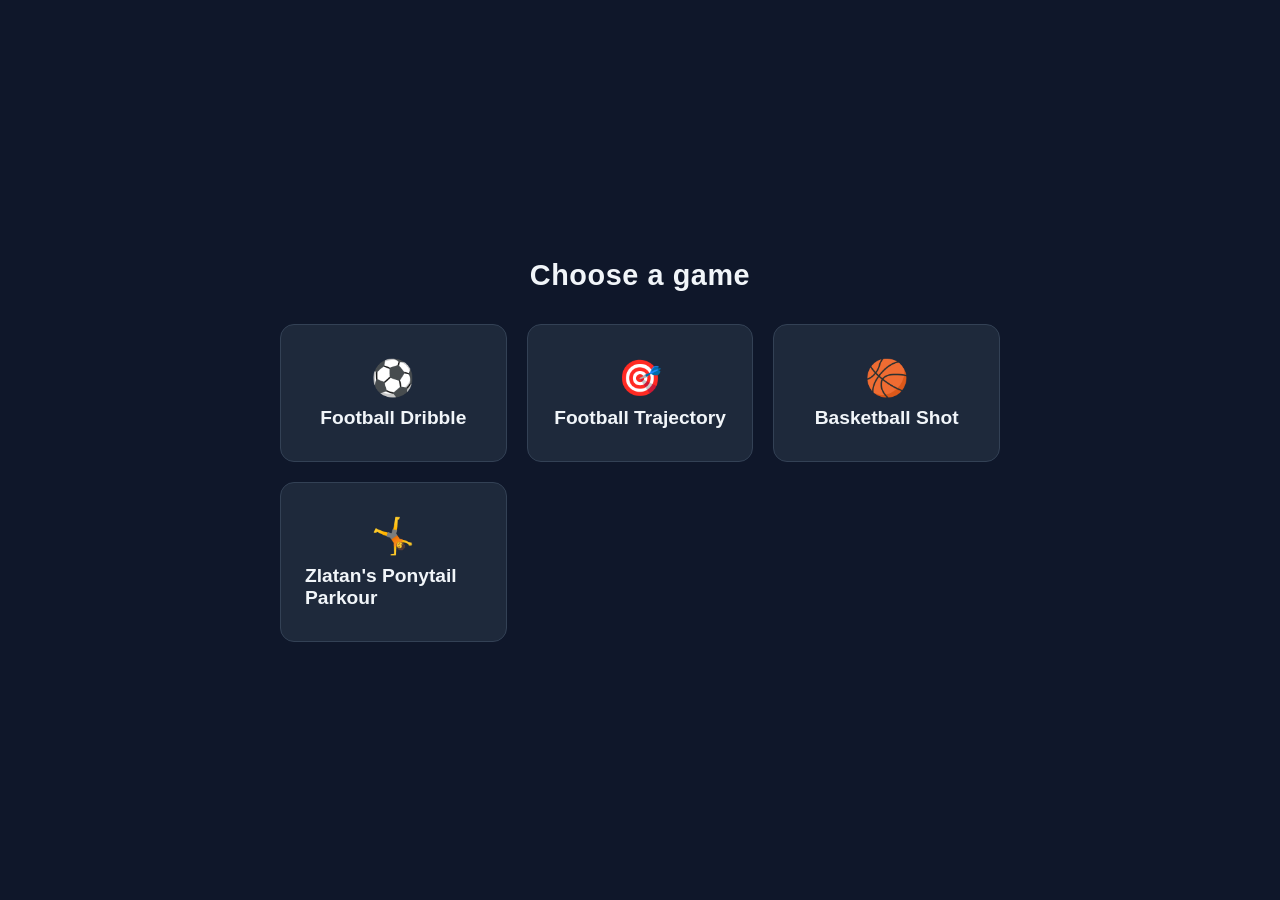
<file: index.html>
<!DOCTYPE html>
<html lang="en">
<head>
<meta charset="UTF-8">
<title>Applets</title>
<style>
  :root {
    color-scheme: light dark;
    font-family: -apple-system, BlinkMacSystemFont, "Segoe UI", Roboto, Helvetica, Arial, sans-serif;
  }
  body {
    margin: 0;
    min-height: 100vh;
    display: flex;
    flex-direction: column;
    align-items: center;
    justify-content: center;
    gap: 2rem;
    background: #0f172a;
    color: #f1f5f9;
  }
  h1 {
    margin: 0;
    font-size: 1.8rem;
    letter-spacing: 0.02em;
  }
  .grid {
    display: grid;
    grid-template-columns: repeat(auto-fit, minmax(220px, 1fr));
    gap: 1.25rem;
    width: min(720px, 90vw);
  }
  a.game {
    display: flex;
    flex-direction: column;
    align-items: center;
    justify-content: center;
    gap: 0.5rem;
    padding: 2rem 1.5rem;
    border-radius: 14px;
    background: #1e293b;
    color: #f1f5f9;
    text-decoration: none;
    font-size: 1.2rem;
    font-weight: 600;
    border: 1px solid #334155;
    transition: transform 0.15s ease, background 0.15s ease;
  }
  a.game:hover {
    background: #334155;
    transform: translateY(-2px);
  }
  a.game .emoji {
    font-size: 2.2rem;
  }
</style>
</head>
<body>

<h1>Choose a game</h1>

<div class="grid">
  <a class="game" href="football_dribble_game/index.html">
    <span class="emoji">⚽️</span>
    Football Dribble
  </a>
  <a class="game" href="football_trajectory_applet/index.html">
    <span class="emoji">🎯</span>
    Football Trajectory
  </a>
  <a class="game" href="basketball_shot_applet/index.html">
    <span class="emoji">🏀</span>
    Basketball Shot
  </a>
  <a class="game" href="zlatan_parkour/index.html">
    <span class="emoji">🤸</span>
    Zlatan's Ponytail Parkour
  </a>
</div>

</body>
</html>
</file>
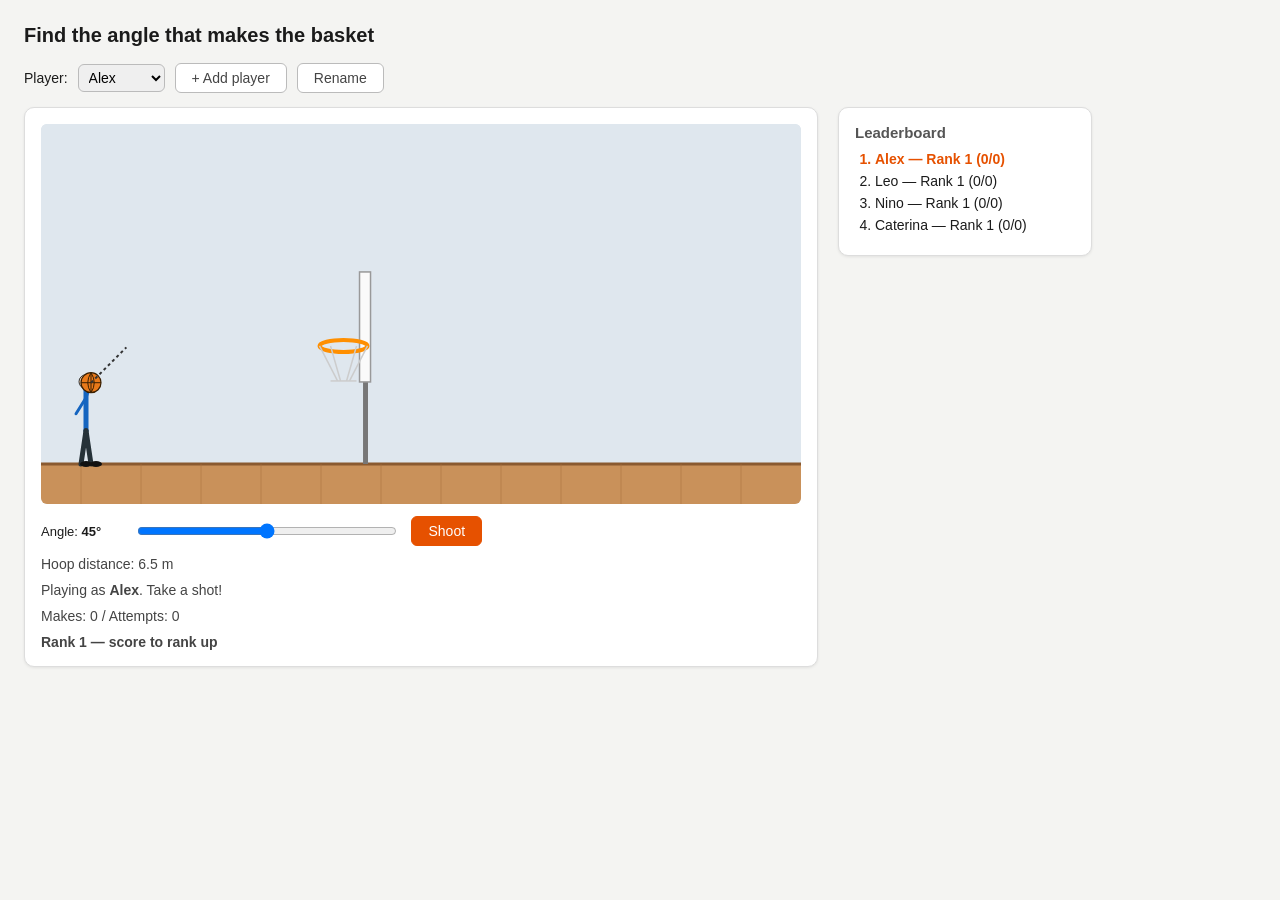
<file: basketball_shot_applet/index.html>
<!DOCTYPE html>
<html lang="en">
<head>
<meta charset="UTF-8">
<title>Basketball Shot Angle</title>
<style>
  :root {
    --floor: #c9915a;
    --floor-line: #a8703d;
    --wall: #dfe7ee;
    --ink: #1b1b1b;
    --accent: #e65100;
    --line: #444;
    --good: #2e7d32;
    --bad: #c62828;
  }
  body {
    font-family: -apple-system, "Segoe UI", Helvetica, Arial, sans-serif;
    background: #f4f4f2;
    color: var(--ink);
    margin: 0;
    padding: 24px;
  }
  h1 {
    font-size: 20px;
    margin: 0 0 16px 0;
  }
  .panel {
    background: #fff;
    border: 1px solid #ddd;
    border-radius: 10px;
    padding: 16px;
    box-shadow: 0 1px 3px rgba(0,0,0,0.08);
    display: inline-block;
  }
  #courtSvg {
    background: var(--wall);
    border-radius: 6px;
    display: block;
  }
  .controls {
    display: flex;
    align-items: center;
    gap: 12px;
    margin-top: 12px;
    flex-wrap: wrap;
  }
  .controls label {
    font-size: 13px;
    white-space: nowrap;
  }
  input[type="range"] {
    width: 260px;
  }
  button {
    font-size: 14px;
    padding: 6px 16px;
    border-radius: 6px;
    border: 1px solid var(--accent);
    background: var(--accent);
    color: #fff;
    cursor: pointer;
  }
  button:disabled {
    opacity: 0.5;
    cursor: default;
  }
  button.secondary {
    background: #fff;
    color: var(--line);
    border: 1px solid #bbb;
  }
  .layout {
    display: flex;
    flex-wrap: wrap;
    gap: 20px;
    align-items: flex-start;
  }
  .account-bar {
    display: flex;
    align-items: center;
    gap: 10px;
    margin-bottom: 14px;
    flex-wrap: wrap;
    font-size: 14px;
  }
  .account-bar select {
    font-size: 14px;
    padding: 4px 6px;
    border-radius: 6px;
    border: 1px solid #bbb;
  }
  .leaderboard-panel {
    min-width: 220px;
  }
  .leaderboard-panel h2 {
    font-size: 15px;
    margin: 0 0 10px 0;
    color: #555;
  }
  #leaderboardList {
    margin: 0;
    padding-left: 20px;
    font-size: 14px;
  }
  #leaderboardList li {
    margin-bottom: 6px;
  }
  #leaderboardList li.current-player {
    font-weight: 700;
    color: var(--accent);
  }
  .angle-readout {
    font-weight: 600;
    min-width: 42px;
    display: inline-block;
  }
  .status-line {
    margin-top: 10px;
    font-size: 14px;
    color: #444;
  }
  .status-line .result {
    font-weight: 700;
  }
  .result.make {
    color: var(--good);
  }
  .result.miss {
    color: var(--bad);
  }
  .trace {
    fill: none;
    stroke: var(--accent);
    stroke-width: 2;
    stroke-dasharray: 4 3;
  }
  .math-challenge {
    display: none;
    margin-top: 14px;
    padding: 12px;
    border: 1px solid #ffcc80;
    background: #fff8e1;
    border-radius: 8px;
    font-size: 14px;
  }
  .math-challenge .controls {
    margin-top: 6px;
  }
  #mathAnswer {
    width: 70px;
    font-size: 14px;
    padding: 4px 6px;
  }
  #mathFeedback.correct {
    color: var(--good);
    font-weight: 600;
  }
  #mathFeedback.wrong {
    color: var(--bad);
    font-weight: 600;
  }
  #rankLine {
    font-weight: 600;
  }
  #rankLine.rank-up {
    color: var(--good);
  }
  #rankLine.rank-down {
    color: var(--bad);
  }
</style>
</head>
<body>

<h1>Find the angle that makes the basket</h1>

<div class="account-bar">
  <label for="playerSelect">Player:</label>
  <select id="playerSelect"></select>
  <button class="secondary" id="addPlayerBtn">+ Add player</button>
  <button class="secondary" id="renamePlayerBtn">Rename</button>
</div>

<div class="layout">

  <div class="panel">
    <svg id="courtSvg" width="760" height="380"></svg>
    <div class="controls">
      <label for="angleSlider">Angle: <span class="angle-readout" id="angleReadout">45&deg;</span></label>
      <input type="range" id="angleSlider" min="0" max="90" step="1" value="45">
      <button id="shootBtn">Shoot</button>
    </div>
    <div class="status-line" id="distLine"></div>
    <div class="status-line" id="statusLine">Take a shot to get started.</div>
    <div class="status-line" id="scoreLine">Makes: 0 / Attempts: 0</div>
    <div class="status-line" id="rankLine">Rank 1 &mdash; score to rank up</div>

    <div class="math-challenge" id="mathChallenge">
      <div><strong>Miss twice in a row and you owe a math answer:</strong></div>
      <div class="controls">
        <span id="mathQuestion"></span>
        <input type="number" id="mathAnswer" inputmode="numeric">
        <button id="mathSubmitBtn">Submit</button>
      </div>
      <div class="status-line" id="mathFeedback"></div>
    </div>
  </div>

  <div class="panel leaderboard-panel">
    <h2>Leaderboard</h2>
    <ol id="leaderboardList"></ol>
  </div>

</div>

<script>
(function () {
  "use strict";

  // ---- Physics constants ----
  var V0   = 11;     // initial ball speed, m/s (constant regardless of angle)
  var G    = 9.81;   // gravity, m/s^2
  var DIST = 7;      // horizontal distance from shooter to hoop, m -- re-randomized after every shot
  var MIN_DIST = 4, MAX_DIST = 11; // range the hoop can be placed within, m
  var HOOP_H = 3.05; // rim height above the floor, m
  var MAKE_TOL = 0.3; // how close (in m) the trajectory must pass to the rim height at the rim's x position to count as a make

  var NS = "http://www.w3.org/2000/svg";
  function svgEl(tag, attrs) {
    var el = document.createElementNS(NS, tag);
    for (var k in attrs) el.setAttribute(k, attrs[k]);
    return el;
  }

  // ---- Court panel setup ----
  var courtSvg = document.getElementById("courtSvg");
  var GW = 760, GH = 380;
  var marginX = 50, marginTop = 20;
  var groundY = GH - 40;
  var startX  = marginX;

  var availW = GW - 2 * marginX;
  var availH = groundY - marginTop;

  // A nominal release height, used only to size the scale so the whole
  // 0-90 degree range fits on screen without clipping. The actual release
  // point used by the physics is derived from the player figure's hand
  // position once the scale is known (see below), so the ball always
  // visually leaves from where the hand is drawn.
  var NOMINAL_H0 = 2.1;
  var maxHeightAbs = NOMINAL_H0 + (V0 * V0) / (2 * G); // apex height at 90 degrees

  function rangeAtRad(rad, h0) {
    var vx = V0 * Math.cos(rad);
    var vy = V0 * Math.sin(rad);
    if (vx <= 0.0001) return 0;
    var disc = vy * vy + 2 * G * h0;
    var t = (vy + Math.sqrt(disc)) / G;
    return vx * t;
  }

  var maxRange = 0;
  for (var deg = 0; deg <= 90; deg += 1) {
    var r = rangeAtRad(deg * Math.PI / 180, NOMINAL_H0);
    if (r > maxRange) maxRange = r;
  }

  var scale = Math.min(availW / maxRange, availH / maxHeightAbs); // px per metre

  // ---- Court background ----
  courtSvg.appendChild(svgEl("rect", { x: 0, y: 0, width: GW, height: groundY, fill: "#dfe7ee" }));
  courtSvg.appendChild(svgEl("rect", { x: 0, y: groundY, width: GW, height: GH - groundY, fill: "#c9915a" }));
  courtSvg.appendChild(svgEl("line", { x1: 0, y1: groundY, x2: GW, y2: groundY, stroke: "#8a5a30", "stroke-width": 3 }));
  // A few floorboard lines for texture
  for (var fx = 40; fx < GW; fx += 60) {
    courtSvg.appendChild(svgEl("line", {
      x1: fx, y1: groundY, x2: fx, y2: GH, stroke: "#a8703d", "stroke-width": 1, opacity: 0.5
    }));
  }

  var hoopX = startX + DIST * scale;
  var hoopY = groundY - HOOP_H * scale; // rim height on screen never changes, only its horizontal distance does

  // The backboard/rim/net are built here but appended to the SVG further
  // down, *after* the ball and its flight trace. SVG draws later elements
  // on top of earlier ones, so without this the flying ball (and its
  // dashed trace) would pass in front of the hoop and briefly cover it on
  // every shot -- which looked like the hoop was jumping around.
  // Backboard geometry, in px relative to the rim -- shared by the drawing
  // code below and the backboard-collision physics further down.
  var BOARD_LEFT = 16, BOARD_WIDTH = 11, BOARD_TOP = 74, BOARD_HEIGHT = 110;

  function buildHoop() {
    var g = svgEl("g", {});
    g.appendChild(svgEl("line", {
      x1: hoopX + 22, y1: hoopY + 6, x2: hoopX + 22, y2: groundY,
      stroke: "#777", "stroke-width": 5
    }));
    g.appendChild(svgEl("rect", {
      x: hoopX + BOARD_LEFT, y: hoopY - BOARD_TOP, width: BOARD_WIDTH, height: BOARD_HEIGHT,
      fill: "#fafafa", stroke: "#999", "stroke-width": 1.5
    }));
    g.appendChild(svgEl("ellipse", {
      cx: hoopX, cy: hoopY, rx: 24, ry: 6, fill: "none", stroke: "#ff8f00", "stroke-width": 4
    }));
    var netPairs = [[-24, -6], [-13, -3], [13, 3], [24, 6]];
    for (var np = 0; np < netPairs.length; np++) {
      g.appendChild(svgEl("line", {
        x1: hoopX + netPairs[np][0], y1: hoopY,
        x2: hoopX + netPairs[np][1], y2: hoopY + 35,
        stroke: "#ccc", "stroke-width": 1.5
      }));
    }
    g.appendChild(svgEl("line", {
      x1: hoopX - 13, y1: hoopY + 35, x2: hoopX + 13, y2: hoopY + 35, stroke: "#ccc", "stroke-width": 1.5
    }));
    return g;
  }

  // Backboard collision plane, in world units (metres): how far past the
  // rim its front face sits, and the height range it covers. The rim's
  // distance from the shooter changes every shot, but this offset from
  // the rim -- and the board's height -- don't, so these are constants.
  var BOARD_FRONT_OFFSET_M = BOARD_LEFT / scale;
  var BOARD_TOP_M = HOOP_H + BOARD_TOP / scale;
  var BOARD_BOTTOM_M = HOOP_H - (BOARD_HEIGHT - BOARD_TOP) / scale;
  var BOARD_RESTITUTION = 0.45; // how much horizontal speed survives the bounce

  var BALL_R = 10;

  // Draws a small stylised basketball: orange circle with a vertical
  // seam, a horizontal seam, and two curved side seams.
  function makeBasketball(cx, cy) {
    var g = svgEl("g", { transform: "translate(" + cx + "," + cy + ")" });
    g.appendChild(svgEl("circle", {
      cx: 0, cy: 0, r: BALL_R, fill: "#e8791a", stroke: "#3a1f00", "stroke-width": 1.2
    }));
    g.appendChild(svgEl("line", { x1: 0, y1: -BALL_R, x2: 0, y2: BALL_R, stroke: "#3a1f00", "stroke-width": 1 }));
    g.appendChild(svgEl("line", { x1: -BALL_R, y1: 0, x2: BALL_R, y2: 0, stroke: "#3a1f00", "stroke-width": 1 }));
    g.appendChild(svgEl("path", {
      d: "M 0 " + (-BALL_R) + " Q " + (BALL_R * 0.65) + " 0 0 " + BALL_R,
      fill: "none", stroke: "#3a1f00", "stroke-width": 1
    }));
    g.appendChild(svgEl("path", {
      d: "M 0 " + (-BALL_R) + " Q " + (-BALL_R * 0.65) + " 0 0 " + BALL_R,
      fill: "none", stroke: "#3a1f00", "stroke-width": 1
    }));
    return g;
  }

  function moveBall(ballGroup, x, y) {
    ballGroup.setAttribute("transform", "translate(" + x + "," + y + ")");
  }

  // ---- Player figure ----
  // The shooting arm pivots at the shoulder. At rest it already holds the
  // ball up near the head (a realistic "set point"), and a small forward
  // rotation extends it further up and toward the hoop on release -- so
  // the rest hand position doubles as the ball's physics launch point.
  var restVecX = 5, restVecY = -15; // hand offset from shoulder at rest, px

  // Choose the release point first (sized from the scale), then derive
  // the shoulder position from it so the drawn hand and the physics
  // launch point are the same pixel.
  var releaseY = groundY - NOMINAL_H0 * scale;
  var shoulderX = startX - restVecX;
  var shoulderY = releaseY - restVecY;
  var H0 = (groundY - releaseY) / scale; // actual release height used by physics (~= NOMINAL_H0)

  var headCenterY = shoulderY - 16;
  var hipY = shoulderY + 33;

  var player = svgEl("g", {});
  player.appendChild(svgEl("circle", {
    cx: shoulderX, cy: headCenterY, r: 7, fill: "#f2c9a0", stroke: "#333", "stroke-width": 1
  }));
  player.appendChild(svgEl("line", {
    x1: shoulderX, y1: headCenterY + 7, x2: shoulderX, y2: hipY,
    stroke: "#1565c0", "stroke-width": 5, "stroke-linecap": "round"
  }));
  // non-shooting arm, relaxed at the side
  player.appendChild(svgEl("line", {
    x1: shoulderX, y1: shoulderY, x2: shoulderX - 10, y2: shoulderY + 16,
    stroke: "#1565c0", "stroke-width": 3, "stroke-linecap": "round"
  }));
  // legs, standing with toes pointing forward (toward the hoop)
  player.appendChild(svgEl("line", {
    x1: shoulderX, y1: hipY, x2: shoulderX + 5, y2: groundY,
    stroke: "#263238", "stroke-width": 5, "stroke-linecap": "round"
  }));
  player.appendChild(svgEl("ellipse", { cx: shoulderX + 10, cy: groundY, rx: 6, ry: 3, fill: "#111" }));
  player.appendChild(svgEl("line", {
    x1: shoulderX, y1: hipY, x2: shoulderX - 5, y2: groundY,
    stroke: "#263238", "stroke-width": 5, "stroke-linecap": "round"
  }));
  player.appendChild(svgEl("ellipse", { cx: shoulderX, cy: groundY, rx: 6, ry: 3, fill: "#111" }));

  // Shooting arm: a rotatable group pivoting at the shoulder. Rotating it
  // by a positive angle (counter-clockwise-ish in our earlier convention
  // was for a vector pointing right-down; here the rest vector points
  // up-forward already, and a positive rotation swings it further
  // forward and up -- toward the hoop, in the +x direction.)
  var shootArm = svgEl("g", { transform: "rotate(0 " + shoulderX + " " + shoulderY + ")" });
  shootArm.appendChild(svgEl("line", {
    x1: shoulderX, y1: shoulderY, x2: shoulderX + restVecX, y2: shoulderY + restVecY,
    stroke: "#1565c0", "stroke-width": 3, "stroke-linecap": "round"
  }));
  player.appendChild(shootArm);
  courtSvg.appendChild(player);

  function setShootAngle(angleDeg) {
    shootArm.setAttribute("transform", "rotate(" + angleDeg + " " + shoulderX + " " + shoulderY + ")");
  }

  // Static ball, held at the rest/release point
  var ball = makeBasketball(startX, releaseY);
  courtSvg.appendChild(ball);

  // Aim line: previews the launch direction for the current slider angle
  var aimLine = svgEl("line", {
    x1: startX, y1: releaseY, x2: startX + 50, y2: releaseY,
    stroke: "#333", "stroke-width": 2, "stroke-dasharray": "3 3"
  });
  courtSvg.appendChild(aimLine);

  function updateAim(angleDeg) {
    var rad = angleDeg * Math.PI / 180;
    var len = 50;
    aimLine.setAttribute("x2", startX + len * Math.cos(rad));
    aimLine.setAttribute("y2", releaseY - len * Math.sin(rad));
  }

  // Persistent trace (cleared at the start of each new shot)
  var traceGroup = svgEl("g", {});
  courtSvg.appendChild(traceGroup);

  // ---- Controls ----
  var slider = document.getElementById("angleSlider");
  var angleReadout = document.getElementById("angleReadout");
  var shootBtn = document.getElementById("shootBtn");
  var statusLine = document.getElementById("statusLine");
  var scoreLine = document.getElementById("scoreLine");
  var distLine = document.getElementById("distLine");
  var rankLine = document.getElementById("rankLine");

  // ---- Ranking: every make ranks you up by one.
  var rank = 1;

  function updateRankLine() {
    rankLine.textContent = "Rank " + rank + " — score to rank up";
  }
  updateRankLine();

  // ---- Math challenge: two misses in a row and a question is due ----
  var mathChallenge = document.getElementById("mathChallenge");
  var mathQuestion = document.getElementById("mathQuestion");
  var mathAnswer = document.getElementById("mathAnswer");
  var mathSubmitBtn = document.getElementById("mathSubmitBtn");
  var mathFeedback = document.getElementById("mathFeedback");

  var missStreak = 0;
  var mathAnswerDue = null;

  function askMathQuestion() {
    var a = 2 + Math.floor(Math.random() * 11);   // 2..12
    var b = 2 + Math.floor(Math.random() * 11);   // 2..12
    var ops = ["+", "-", "×"];
    var op = ops[Math.floor(Math.random() * ops.length)];

    if (op === "-" && b > a) { var tmp = a; a = b; b = tmp; } // keep subtraction non-negative

    if (op === "+") mathAnswerDue = a + b;
    else if (op === "-") mathAnswerDue = a - b;
    else mathAnswerDue = a * b;

    mathQuestion.textContent = a + " " + op + " " + b + " = ?";
    mathFeedback.textContent = "";
    mathFeedback.className = "status-line";
    mathAnswer.value = "";
    mathChallenge.style.display = "block";
    shootBtn.disabled = true;
    slider.disabled = true;
    mathAnswer.focus();
  }

  function checkMathAnswer() {
    var given = Number(mathAnswer.value);
    if (mathAnswer.value.trim() !== "" && given === mathAnswerDue) {
      mathFeedback.textContent = "Correct! Go ahead and shoot.";
      mathFeedback.className = "status-line correct";
      // Solving the question clears the gate but doesn't erase the miss
      // streak -- a third miss in a row still ranks you down.
      mathAnswerDue = null;
      mathChallenge.style.display = "none";
      shootBtn.disabled = false;
      slider.disabled = false;
    } else {
      mathFeedback.textContent = "Not quite -- try again.";
      mathFeedback.className = "status-line wrong";
      mathAnswer.value = "";
      mathAnswer.focus();
    }
  }

  mathSubmitBtn.addEventListener("click", checkMathAnswer);
  mathAnswer.addEventListener("keydown", function (e) {
    if (e.key === "Enter") checkMathAnswer();
  });

  function randomDist() {
    return MIN_DIST + Math.random() * (MAX_DIST - MIN_DIST);
  }

  // The hoop moves to a new random distance every time it's (re)placed --
  // initially, and again after every shot. It's rebuilt and re-appended
  // as the last child each time, so it always renders on top.
  var hoopGroupEl = null;
  function placeHoop(distMeters) {
    DIST = distMeters;
    hoopX = startX + DIST * scale;
    if (hoopGroupEl && hoopGroupEl.parentNode) hoopGroupEl.parentNode.removeChild(hoopGroupEl);
    hoopGroupEl = buildHoop();
    courtSvg.appendChild(hoopGroupEl);
    distLine.textContent = "Hoop distance: " + DIST.toFixed(1) + " m";
  }

  placeHoop(randomDist());

  var attempts = 0, makes = 0;
  var kicking = false;
  var animId = null;

  // ---- Accounts: each player keeps their own rank/makes/attempts,
  // saved in this browser so they persist between visits. Player names
  // default to Alex, Leo, Nino and Caterina but can be renamed or added
  // to freely.
  var ACCOUNTS_KEY = "basketballShotAccounts_v1";
  var CURRENT_PLAYER_KEY = "basketballShotCurrentPlayer_v1";
  var DEFAULT_PLAYER_NAMES = ["Alex", "Leo", "Nino", "Caterina"];

  function loadAccounts() {
    try {
      var raw = localStorage.getItem(ACCOUNTS_KEY);
      if (raw) {
        var parsed = JSON.parse(raw);
        if (Array.isArray(parsed) && parsed.length > 0) return parsed;
      }
    } catch (e) { /* localStorage unavailable -- fall back to defaults */ }
    return DEFAULT_PLAYER_NAMES.map(function (name) {
      return { name: name, rank: 1, makes: 0, attempts: 0 };
    });
  }

  function saveAccounts() {
    try { localStorage.setItem(ACCOUNTS_KEY, JSON.stringify(accounts)); } catch (e) {}
  }

  function loadCurrentPlayerIndex() {
    try {
      var raw = localStorage.getItem(CURRENT_PLAYER_KEY);
      var idx = raw === null ? 0 : Number(raw);
      if (idx >= 0 && idx < accounts.length) return idx;
    } catch (e) {}
    return 0;
  }

  function saveCurrentPlayerIndex() {
    try { localStorage.setItem(CURRENT_PLAYER_KEY, String(currentPlayerIndex)); } catch (e) {}
  }

  var accounts = loadAccounts();
  var currentPlayerIndex = loadCurrentPlayerIndex();

  var playerSelect = document.getElementById("playerSelect");
  var addPlayerBtn = document.getElementById("addPlayerBtn");
  var renamePlayerBtn = document.getElementById("renamePlayerBtn");
  var leaderboardList = document.getElementById("leaderboardList");

  function renderPlayerSelect() {
    playerSelect.innerHTML = "";
    accounts.forEach(function (acc, i) {
      var opt = document.createElement("option");
      opt.value = String(i);
      opt.textContent = acc.name;
      if (i === currentPlayerIndex) opt.selected = true;
      playerSelect.appendChild(opt);
    });
  }

  function renderLeaderboard() {
    var ranked = accounts.map(function (acc, i) { return { acc: acc, i: i }; });
    ranked.sort(function (a, b) {
      if (b.acc.rank !== a.acc.rank) return b.acc.rank - a.acc.rank;
      return b.acc.makes - a.acc.makes;
    });
    leaderboardList.innerHTML = "";
    ranked.forEach(function (entry) {
      var li = document.createElement("li");
      li.textContent = entry.acc.name + " — Rank " + entry.acc.rank +
        " (" + entry.acc.makes + "/" + entry.acc.attempts + ")";
      if (entry.i === currentPlayerIndex) li.className = "current-player";
      leaderboardList.appendChild(li);
    });
  }

  // Snapshot the live in-memory stats back into the current account
  // record, so switching players (or closing the page) doesn't lose them.
  function saveCurrentStatsIntoAccount() {
    accounts[currentPlayerIndex].rank = rank;
    accounts[currentPlayerIndex].makes = makes;
    accounts[currentPlayerIndex].attempts = attempts;
  }

  function loadAccountIntoGame(idx) {
    currentPlayerIndex = idx;
    var acc = accounts[currentPlayerIndex];
    rank = acc.rank;
    makes = acc.makes;
    attempts = acc.attempts;
    missStreak = 0;
    mathAnswerDue = null;
    mathChallenge.style.display = "none";

    updateRankLine();
    rankLine.classList.remove("rank-up", "rank-down");
    scoreLine.textContent = "Makes: " + makes + " / Attempts: " + attempts;
    statusLine.innerHTML = "Playing as <strong>" + acc.name + "</strong>. Take a shot!";

    shootBtn.disabled = false;
    slider.disabled = false;

    renderPlayerSelect();
    renderLeaderboard();
    saveCurrentPlayerIndex();
  }

  playerSelect.addEventListener("change", function () {
    saveCurrentStatsIntoAccount();
    saveAccounts();
    loadAccountIntoGame(Number(playerSelect.value));
  });

  addPlayerBtn.addEventListener("click", function () {
    var name = window.prompt("New player's name:");
    if (name === null) return;
    name = name.trim();
    if (!name) return;
    var exists = accounts.some(function (acc) {
      return acc.name.toLowerCase() === name.toLowerCase();
    });
    if (exists) {
      window.alert("There's already a player named \"" + name + "\".");
      return;
    }
    saveCurrentStatsIntoAccount();
    accounts.push({ name: name, rank: 1, makes: 0, attempts: 0 });
    saveAccounts();
    loadAccountIntoGame(accounts.length - 1);
  });

  renamePlayerBtn.addEventListener("click", function () {
    var acc = accounts[currentPlayerIndex];
    var name = window.prompt("Rename \"" + acc.name + "\" to:", acc.name);
    if (name === null) return;
    name = name.trim();
    if (!name) return;
    var exists = accounts.some(function (other, i) {
      return i !== currentPlayerIndex && other.name.toLowerCase() === name.toLowerCase();
    });
    if (exists) {
      window.alert("There's already a player named \"" + name + "\".");
      return;
    }
    acc.name = name;
    saveAccounts();
    renderPlayerSelect();
    renderLeaderboard();
  });

  slider.addEventListener("input", function () {
    angleReadout.innerHTML = slider.value + "&deg;";
    updateAim(Number(slider.value));
  });
  updateAim(Number(slider.value));

  // Swings the shooting arm from its raised rest pose into a slightly
  // further extended release pose. Calls onRelease partway through (near
  // full extension) so the ball launches in sync with the arm, then
  // calls onDone once the follow-through finishes.
  function playShot(onRelease, onDone) {
    var duration = 220;
    var releaseFrac = 0.7;
    var released = false;
    var t0 = null;

    function step(now) {
      if (t0 === null) t0 = now;
      var frac = Math.min((now - t0) / duration, 1);
      setShootAngle((25 * frac).toFixed(1));

      if (!released && frac >= releaseFrac) {
        released = true;
        onRelease();
      }
      if (frac < 1) {
        requestAnimationFrame(step);
      } else {
        onDone();
      }
    }
    requestAnimationFrame(step);
  }

  function shoot() {
    if (kicking) return;
    kicking = true;
    shootBtn.disabled = true;
    slider.disabled = true;
    statusLine.innerHTML = "";
    playShot(launchBall, function () {});
  }

  function launchBall() {
    var angleDeg = Number(slider.value);
    var shotDist = DIST; // freeze the distance this shot was aimed at, since the hoop moves for the next one
    var rad = angleDeg * Math.PI / 180;
    var vx = V0 * Math.cos(rad);
    var vy = V0 * Math.sin(rad);

    var disc = vy * vy + 2 * G * H0;
    var flightTimeToGround = (vy + Math.sqrt(disc)) / G;

    var canReachHoop = vx > 0.0001;
    var tAtHoop = canReachHoop ? (DIST / vx) : Infinity;
    var yAtHoop = canReachHoop ? (H0 + vy * tAtHoop - 0.5 * G * tAtHoop * tAtHoop) : -1;
    var directMake = canReachHoop && tAtHoop <= flightTimeToGround && Math.abs(yAtHoop - HOOP_H) < MAKE_TOL;

    // A direct make ends the flight exactly at the rim, so it never
    // reaches the backboard (which sits just past the rim) -- only check
    // for a backboard bounce on shots that would otherwise miss.
    var bounce = null;
    if (!directMake && vx > 0.0001) {
      var frontX = DIST + BOARD_FRONT_OFFSET_M;
      var tBoard = frontX / vx;
      if (tBoard > 0 && tBoard <= flightTimeToGround) {
        var yBoard = H0 + vy * tBoard - 0.5 * G * tBoard * tBoard;
        if (yBoard <= BOARD_TOP_M && yBoard >= BOARD_BOTTOM_M) {
          var vyAtBoard = vy - G * tBoard;
          var vxAfter = -BOARD_RESTITUTION * vx;
          var discAfter = vyAtBoard * vyAtBoard + 2 * G * yBoard;
          var tAfterLand = (vyAtBoard + Math.sqrt(discAfter)) / G;
          bounce = {
            t: tBoard, x: frontX, y: yBoard,
            vx: vxAfter, vy: vyAtBoard, landDur: tAfterLand
          };

          // After bouncing off the board the ball heads back toward the
          // rim (vxAfter is negative). If that path happens to cross the
          // rim at the right height before landing, it's a real bank
          // shot and should go in -- rather than always being forced to
          // miss just because it touched the backboard first.
          if (vxAfter < -0.0001) {
            var sToRim = (DIST - frontX) / vxAfter;
            if (sToRim > 0 && sToRim <= tAfterLand) {
              var yAtRimAfterBounce = yBoard + vyAtBoard * sToRim - 0.5 * G * sToRim * sToRim;
              if (Math.abs(yAtRimAfterBounce - HOOP_H) < MAKE_TOL) {
                bounce.bankShotT = sToRim;
              }
            }
          }
        }
      }
    }

    var bankMake = !!(bounce && bounce.bankShotT !== undefined);
    var make = directMake || bankMake;

    var flightTime = directMake ? tAtHoop :
      (bankMake ? bounce.t + bounce.bankShotT :
      (bounce ? bounce.t + bounce.landDur : flightTimeToGround));

    // Position (in world metres, distance from the shooter / height above
    // the floor) at time t into the flight -- a single parabola normally,
    // or two spliced together if the shot caroms off the backboard.
    function positionAt(t) {
      if (!bounce || t <= bounce.t) {
        return { x: vx * t, y: H0 + vy * t - 0.5 * G * t * t };
      }
      var s = t - bounce.t;
      return {
        x: bounce.x + bounce.vx * s,
        y: bounce.y + bounce.vy * s - 0.5 * G * s * s
      };
    }

    while (traceGroup.firstChild) traceGroup.removeChild(traceGroup.firstChild);
    ball.style.visibility = "hidden";

    var flyingBall = makeBasketball(startX, releaseY);
    var tracePath = svgEl("polyline", { points: "", "class": "trace" });
    traceGroup.appendChild(tracePath);
    traceGroup.appendChild(flyingBall);

    var points = [];
    var startTime = null;
    var animDurationMs = (700 + 400 * Math.sin(rad)) * (bounce ? 1.3 : 1); // a little longer if there's a bounce to watch

    function frame(now) {
      if (startTime === null) startTime = now;
      var elapsed = now - startTime;
      var frac = Math.min(elapsed / animDurationMs, 1);
      var t = frac * flightTime;

      var pos = positionAt(t);
      var ym = Math.max(pos.y, 0);

      var px = startX + pos.x * scale;
      var py = groundY - ym * scale;

      points.push(px + "," + py);
      tracePath.setAttribute("points", points.join(" "));
      moveBall(flyingBall, px, py);

      if (frac < 1) {
        animId = requestAnimationFrame(frame);
      } else if (make) {
        dropThroughNet(px, py, angleDeg, shotDist, flyingBall, bankMake);
      } else {
        finishShot(angleDeg, shotDist, false, flyingBall, !!bounce, false);
      }
    }

    animId = requestAnimationFrame(frame);
  }

  function dropThroughNet(fromX, fromY, angleDeg, shotDist, flyingBall, bankShot) {
    var duration = 220;
    var dropDist = 24;
    var t0 = null;

    function step(now) {
      if (t0 === null) t0 = now;
      var frac = Math.min((now - t0) / duration, 1);
      moveBall(flyingBall, fromX, fromY + dropDist * frac);
      if (frac < 1) {
        animId = requestAnimationFrame(step);
      } else {
        finishShot(angleDeg, shotDist, true, flyingBall, bankShot, bankShot);
      }
    }
    requestAnimationFrame(step);
  }

  function finishShot(angleDeg, shotDist, made, flyingBall, offBackboard, bankShot) {
    animId = null;
    kicking = false;

    if (flyingBall && flyingBall.parentNode) flyingBall.parentNode.removeChild(flyingBall);

    ball.style.visibility = "visible";
    moveBall(ball, startX, releaseY);
    setShootAngle(0);

    attempts += 1;
    var rankedUp = false;
    var rankedDown = false;
    if (made) {
      makes += 1;
      missStreak = 0;
      rank += 1;
      rankedUp = true;
    } else {
      missStreak += 1;
      if (missStreak >= 3) {
        rank = Math.max(1, rank - 1);
        rankedDown = true;
        missStreak = 0; // fresh start after the penalty
      }
    }

    var resultText = made
      ? (bankShot ? "BANK SHOT SWISH!" : "SWISH!")
      : (offBackboard ? "OFF THE BACKBOARD" : "MISS");

    statusLine.innerHTML = "Angle " + angleDeg + "&deg; at " + shotDist.toFixed(1) + " m &mdash; " +
      "<span class=\"result " + (made ? "make" : "miss") + "\">" + resultText + "</span>" +
      (rankedUp ? " &mdash; <strong>RANK UP! Now rank " + rank + "!</strong>" : "") +
      (rankedDown ? " &mdash; <strong>RANK DOWN! Now rank " + rank + ".</strong>" : "");
    scoreLine.textContent = "Makes: " + makes + " / Attempts: " + attempts;

    updateRankLine();
    rankLine.classList.toggle("rank-up", rankedUp);
    rankLine.classList.toggle("rank-down", rankedDown);

    // Persist this player's updated stats and refresh the leaderboard.
    saveCurrentStatsIntoAccount();
    saveAccounts();
    renderLeaderboard();

    // The hoop moves to a new spot after every shot.
    placeHoop(randomDist());

    if (!rankedDown && missStreak >= 2) {
      // Two misses in a row: a math question is due before shooting again.
      askMathQuestion();
    } else {
      shootBtn.disabled = false;
      slider.disabled = false;
    }
  }

  shootBtn.addEventListener("click", shoot);

  // Load whichever player was last active (defaults to the first one).
  loadAccountIntoGame(currentPlayerIndex);
})();
</script>

</body>
</html>
</file>
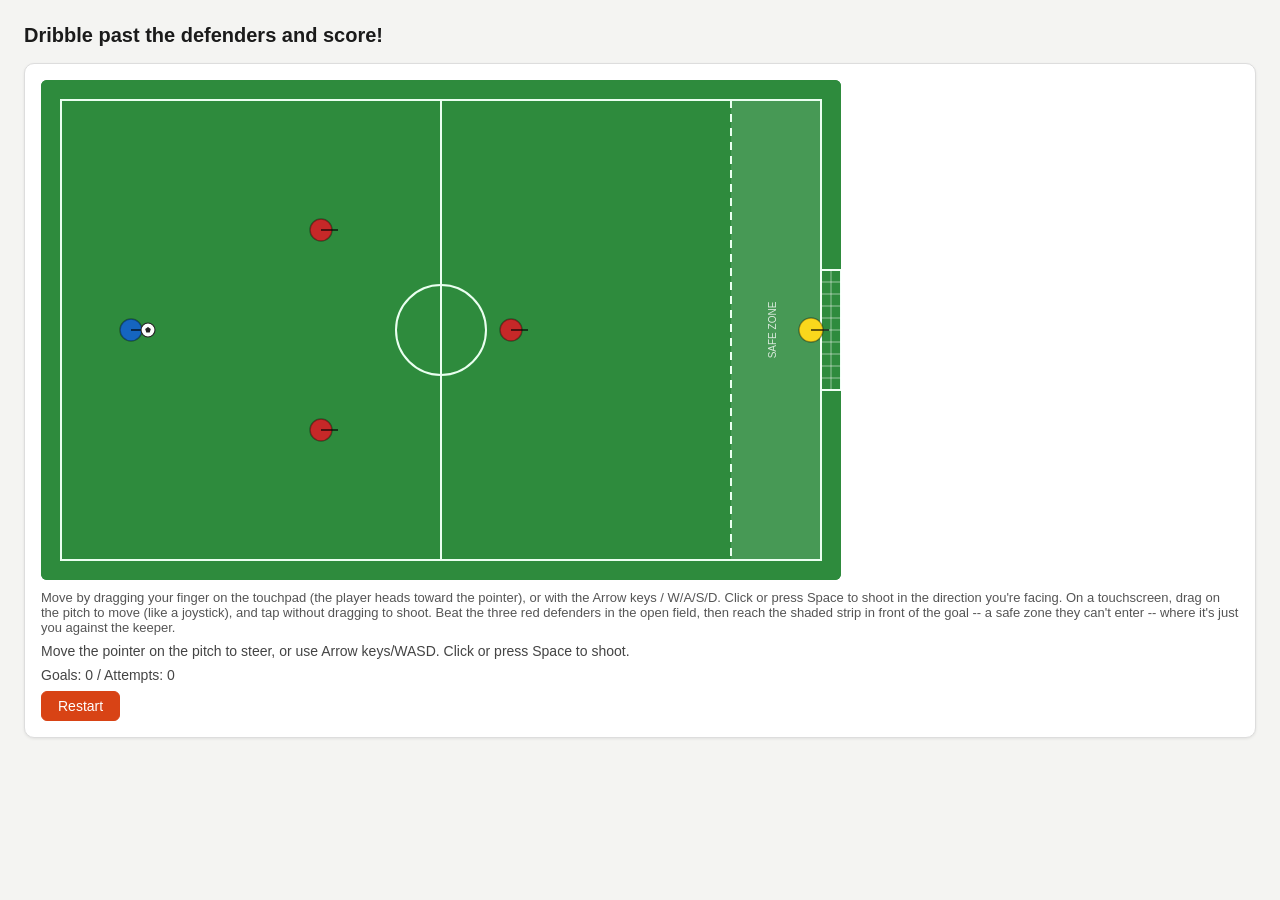
<file: football_dribble_game/index.html>
<!DOCTYPE html>
<html lang="en">
<head>
<meta charset="UTF-8">
<title>Football Dribble</title>
<link rel="stylesheet" href="styles.css">
</head>
<body>

<h1>Dribble past the defenders and score!</h1>

<div class="panel">
  <canvas id="pitch" width="800" height="500" tabindex="0"></canvas>
  <div class="controls">
    Move by dragging your finger on the touchpad (the player heads toward
    the pointer), or with the Arrow keys / W/A/S/D. Click or press Space to
    shoot in the direction you're facing. On a touchscreen, drag on the
    pitch to move (like a joystick), and tap without dragging to shoot.
    Beat the three red defenders in the open field, then reach the shaded
    strip in front of the goal -- a safe zone they can't enter -- where
    it's just you against the keeper.
  </div>
  <div class="status-line" id="statusLine">Move the pointer on the pitch to steer, or use Arrow keys/WASD. Click or press Space to shoot.</div>
  <div class="status-line" id="scoreLine">Goals: 0 / Attempts: 0</div>
  <button id="restartBtn">Restart</button>
</div>

<script src="game.js"></script>

</body>
</html>
</file>
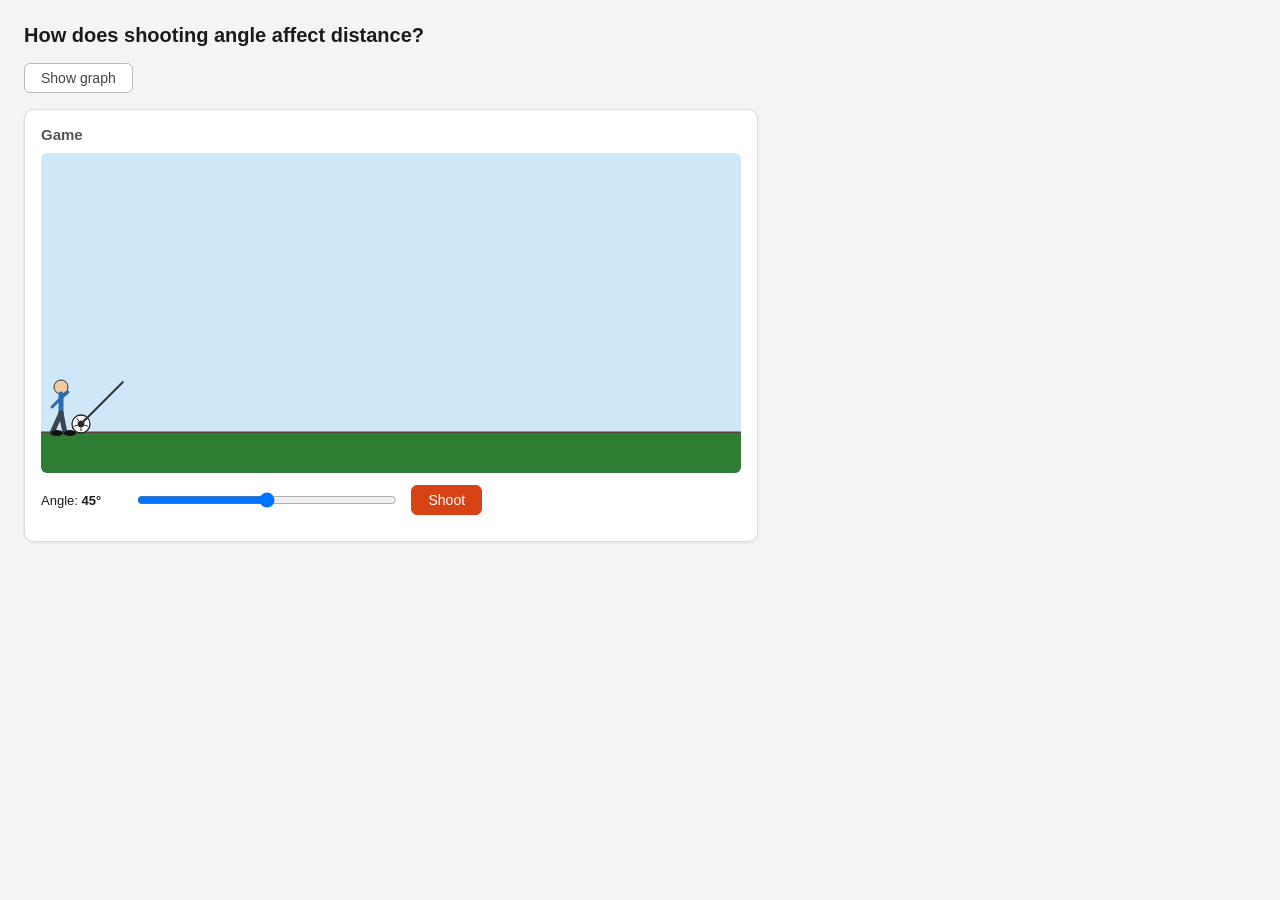
<file: football_trajectory_applet/index.html>
<!DOCTYPE html>
<html lang="en">
<head>
<meta charset="UTF-8">
<title>Football Angle vs. Distance</title>
<style>
  :root {
    --grass: #2e7d32;
    --grass-dark: #256428;
    --sky: #cfe8f7;
    --ink: #1b1b1b;
    --accent: #d84315;
    --line: #444;
  }
  body {
    font-family: -apple-system, "Segoe UI", Helvetica, Arial, sans-serif;
    background: #f4f4f2;
    color: var(--ink);
    margin: 0;
    padding: 24px;
  }
  h1 {
    font-size: 20px;
    margin: 0 0 16px 0;
  }
  .layout {
    display: flex;
    flex-wrap: wrap;
    gap: 24px;
    align-items: flex-start;
  }
  .panel {
    background: #fff;
    border: 1px solid #ddd;
    border-radius: 10px;
    padding: 16px;
    box-shadow: 0 1px 3px rgba(0,0,0,0.08);
  }
  .panel h2 {
    font-size: 15px;
    margin: 0 0 10px 0;
    color: #555;
  }
  #gameSvg {
    background: var(--sky);
    border-radius: 6px;
    display: block;
  }
  #graphSvg {
    background: #fafafa;
    border-radius: 6px;
    display: block;
  }
  .controls {
    display: flex;
    align-items: center;
    gap: 12px;
    margin-top: 12px;
    flex-wrap: wrap;
  }
  .controls label {
    font-size: 13px;
    white-space: nowrap;
  }
  input[type="range"] {
    width: 260px;
  }
  button {
    font-size: 14px;
    padding: 6px 16px;
    border-radius: 6px;
    border: 1px solid var(--accent);
    background: var(--accent);
    color: #fff;
    cursor: pointer;
  }
  button:disabled {
    opacity: 0.5;
    cursor: default;
  }
  button.secondary {
    background: #fff;
    color: var(--line);
    border: 1px solid #bbb;
  }
  .angle-readout {
    font-weight: 600;
    min-width: 42px;
    display: inline-block;
  }
  .last-shot {
    margin-top: 10px;
    font-size: 13px;
    color: #444;
  }
  .trace {
    fill: none;
    stroke: var(--accent);
    stroke-width: 2;
    stroke-dasharray: 4 3;
  }
  .distance-marker line {
    stroke: var(--line);
    stroke-width: 1;
    stroke-dasharray: 3 2;
  }
  .distance-marker text {
    font-size: 12px;
    fill: var(--ink);
  }
  .axis path, .axis line {
    stroke: #888;
  }
  .axis text {
    font-size: 11px;
    fill: #555;
  }
  .shot-dot {
    fill: var(--accent);
    stroke: #7a2100;
    stroke-width: 0.5;
    opacity: 0.85;
  }
  .view-toggle {
    margin-bottom: 16px;
  }
  .panel.hidden {
    display: none;
  }
</style>
</head>
<body>

<h1>How does shooting angle affect distance?</h1>

<div class="view-toggle">
  <button class="secondary" id="viewToggleBtn">Show graph</button>
</div>

<div class="layout">

  <div class="panel" id="gamePanel">
    <h2>Game</h2>
    <svg id="gameSvg" width="700" height="320"></svg>
    <div class="controls">
      <label for="angleSlider">Angle: <span class="angle-readout" id="angleReadout">45&deg;</span></label>
      <input type="range" id="angleSlider" min="0" max="90" step="1" value="45">
      <button id="shootBtn">Shoot</button>
    </div>
    <div class="last-shot" id="lastShot"></div>
  </div>

  <div class="panel hidden" id="graphPanel">
    <h2>Graph &mdash; angle vs. distance</h2>
    <svg id="graphSvg" width="420" height="320"></svg>
    <div class="controls">
      <button class="secondary" id="clearGraphBtn">Clear graph</button>
      <span class="last-shot" id="shotCount">0 shots recorded</span>
    </div>
  </div>

</div>

<script>
(function () {
  "use strict";

  // ---- Physics constants ----
  var V0 = 22;      // initial speed, m/s (constant regardless of angle)
  var G  = 9.81;    // gravity, m/s^2

  var maxRange  = (V0 * V0) / G;        // range at 45 degrees
  var maxHeight = (V0 * V0) / (2 * G);  // height at 90 degrees

  // ---- Game panel setup ----
  var gameSvg  = document.getElementById("gameSvg");
  var GW = 700, GH = 320;
  var marginX = 40, marginTop = 20;
  var groundY = GH - 40;
  var startX  = marginX;

  var availW = GW - 2 * marginX;
  var availH = groundY - marginTop;
  var scale = Math.min(availW / maxRange, availH / maxHeight); // px per metre

  var NS = "http://www.w3.org/2000/svg";

  function svgEl(tag, attrs) {
    var el = document.createElementNS(NS, tag);
    for (var k in attrs) el.setAttribute(k, attrs[k]);
    return el;
  }

  // Ground
  gameSvg.appendChild(svgEl("line", {
    x1: 0, y1: groundY, x2: GW, y2: groundY,
    stroke: "#5d4037", "stroke-width": 3
  }));
  gameSvg.appendChild(svgEl("rect", {
    x: 0, y: groundY, width: GW, height: GH - groundY, fill: "#2e7d32"
  }));

  var BALL_R = 9;

  // Draws a small stylised soccer ball (white with a black centre pentagon
  // and seam lines) as a <g> positioned via a translate transform, so it
  // can be moved just by updating that transform.
  function makeSoccerBall(cx, cy) {
    var g = svgEl("g", { transform: "translate(" + cx + "," + cy + ")" });
    g.appendChild(svgEl("circle", {
      cx: 0, cy: 0, r: BALL_R, fill: "#fdfdfd", stroke: "#222", "stroke-width": 1.3
    }));
    var pr = BALL_R * 0.42;
    var pts = [];
    for (var i = 0; i < 5; i++) {
      var ang = -Math.PI / 2 + i * (2 * Math.PI / 5);
      pts.push((pr * Math.cos(ang)).toFixed(2) + "," + (pr * Math.sin(ang)).toFixed(2));
    }
    g.appendChild(svgEl("polygon", { points: pts.join(" "), fill: "#222" }));
    for (var j = 0; j < 5; j++) {
      var ang2 = -Math.PI / 2 + j * (2 * Math.PI / 5) + Math.PI / 5;
      var lx = BALL_R * 0.8 * Math.cos(ang2);
      var ly = BALL_R * 0.8 * Math.sin(ang2);
      g.appendChild(svgEl("line", {
        x1: 0, y1: 0, x2: lx.toFixed(2), y2: ly.toFixed(2), stroke: "#222", "stroke-width": 1
      }));
    }
    return g;
  }

  function moveBall(ballGroup, x, y) {
    ballGroup.setAttribute("transform", "translate(" + x + "," + y + ")");
  }

  // ---- Kicker figure (simple stick player standing behind the ball) ----
  var hipX = startX - 20;
  var hipY = groundY - 20;

  var kicker = svgEl("g", {});
  // head
  kicker.appendChild(svgEl("circle", {
    cx: hipX, cy: hipY - 26, r: 7, fill: "#f2c9a0", stroke: "#333", "stroke-width": 1
  }));
  // torso
  kicker.appendChild(svgEl("line", {
    x1: hipX, y1: hipY - 19, x2: hipX, y2: hipY,
    stroke: "#2b6cb0", "stroke-width": 5, "stroke-linecap": "round"
  }));
  // arms
  kicker.appendChild(svgEl("line", {
    x1: hipX, y1: hipY - 15, x2: hipX - 9, y2: hipY - 6,
    stroke: "#2b6cb0", "stroke-width": 3, "stroke-linecap": "round"
  }));
  kicker.appendChild(svgEl("line", {
    x1: hipX, y1: hipY - 15, x2: hipX + 7, y2: hipY - 21,
    stroke: "#2b6cb0", "stroke-width": 3, "stroke-linecap": "round"
  }));
  // standing (support) leg + foot. The ankle sits slightly forward of the
  // hip and the shoe is offset further forward still, so the toe points
  // toward the ball / kick direction (+x) rather than backward.
  var standAnkleX = hipX + 4;
  kicker.appendChild(svgEl("line", {
    x1: hipX, y1: hipY, x2: standAnkleX, y2: groundY,
    stroke: "#37474f", "stroke-width": 5, "stroke-linecap": "round"
  }));
  kicker.appendChild(svgEl("ellipse", { cx: standAnkleX + 5, cy: groundY, rx: 6, ry: 3, fill: "#111" }));

  // Kicking leg: a rotatable group pivoting around the hip. At rest
  // (rotation 0) the leg trails behind the hip on the ground, like a
  // player winding up, but the shoe is offset forward of the ankle so
  // the toe still points toward the ball even while cocked back.
  // Rotating counter-clockwise (negative angle) swings the whole leg
  // forward through where the ball sits and on into a follow-through,
  // toward positive x -- the direction the ball flies.
  var kickAnkleX = hipX - 9, kickAnkleY = hipY + 20;
  var kickLeg = svgEl("g", { transform: "rotate(0 " + hipX + " " + hipY + ")" });
  kickLeg.appendChild(svgEl("line", {
    x1: hipX, y1: hipY, x2: kickAnkleX, y2: kickAnkleY,
    stroke: "#37474f", "stroke-width": 5, "stroke-linecap": "round"
  }));
  kickLeg.appendChild(svgEl("ellipse", { cx: kickAnkleX + 5, cy: kickAnkleY, rx: 6, ry: 3, fill: "#111" }));
  kicker.appendChild(kickLeg);

  gameSvg.appendChild(kicker);

  function setKickAngle(angleDeg) {
    kickLeg.setAttribute("transform", "rotate(" + angleDeg + " " + hipX + " " + hipY + ")");
  }

  // Static ball at start
  var ball = makeSoccerBall(startX, groundY - BALL_R);
  gameSvg.appendChild(ball);

  // Angle indicator line (shows aim before shooting)
  var aimLine = svgEl("line", {
    x1: startX, y1: groundY - BALL_R, x2: startX + 60, y2: groundY - BALL_R,
    stroke: "#333", "stroke-width": 2
  });
  gameSvg.appendChild(aimLine);

  // Persistent trace + marker group (cleared at the start of each new shot)
  var traceGroup = svgEl("g", {});
  gameSvg.appendChild(traceGroup);

  function updateAim(angleDeg) {
    var rad = angleDeg * Math.PI / 180;
    var len = 60;
    var x2 = startX + len * Math.cos(rad);
    var y2 = (groundY - BALL_R) - len * Math.sin(rad);
    aimLine.setAttribute("x2", x2);
    aimLine.setAttribute("y2", y2);
  }

  // ---- Graph panel setup ----
  var graphSvg = document.getElementById("graphSvg");
  var GXW = 420, GXH = 320;
  var gMarginL = 46, gMarginB = 34, gMarginT = 14, gMarginR = 14;
  var plotW = GXW - gMarginL - gMarginR;
  var plotH = GXH - gMarginT - gMarginB;

  var xMaxDeg = 90;
  var yMaxDist = Math.ceil(maxRange / 10) * 10; // round up to nearest 10 m

  function gx(angleDeg) { return gMarginL + (angleDeg / xMaxDeg) * plotW; }
  function gy(dist)     { return gMarginT + plotH - (dist / yMaxDist) * plotH; }

  var axisGroup = svgEl("g", { "class": "axis" });
  graphSvg.appendChild(axisGroup);

  // Axes lines
  axisGroup.appendChild(svgEl("line", { x1: gMarginL, y1: gMarginT, x2: gMarginL, y2: gMarginT + plotH }));
  axisGroup.appendChild(svgEl("line", { x1: gMarginL, y1: gMarginT + plotH, x2: gMarginL + plotW, y2: gMarginT + plotH }));

  // X ticks every 15 degrees
  for (var a = 0; a <= xMaxDeg; a += 15) {
    var xpix = gx(a);
    axisGroup.appendChild(svgEl("line", { x1: xpix, y1: gMarginT + plotH, x2: xpix, y2: gMarginT + plotH + 5 }));
    var lbl = svgEl("text", { x: xpix, y: gMarginT + plotH + 18, "text-anchor": "middle" });
    lbl.textContent = a;
    axisGroup.appendChild(lbl);
  }
  var xAxisTitle = svgEl("text", { x: gMarginL + plotW / 2, y: GXH - 4, "text-anchor": "middle" });
  xAxisTitle.textContent = "angle (degrees)";
  axisGroup.appendChild(xAxisTitle);

  // Y ticks every 10 m
  for (var d = 0; d <= yMaxDist; d += 10) {
    var ypix = gy(d);
    axisGroup.appendChild(svgEl("line", { x1: gMarginL - 5, y1: ypix, x2: gMarginL, y2: ypix }));
    var lbly = svgEl("text", { x: gMarginL - 8, y: ypix + 4, "text-anchor": "end" });
    lbly.textContent = d;
    axisGroup.appendChild(lbly);
  }
  var yAxisTitle = svgEl("text", {
    x: 12, y: gMarginT + plotH / 2,
    "text-anchor": "middle",
    transform: "rotate(-90 12 " + (gMarginT + plotH / 2) + ")"
  });
  yAxisTitle.textContent = "distance (m)";
  axisGroup.appendChild(yAxisTitle);

  var dotsGroup = svgEl("g", {});
  graphSvg.appendChild(dotsGroup);

  var shotCountEl = document.getElementById("shotCount");
  var shotCount = 0;

  function addShotPoint(angleDeg, dist) {
    var dot = svgEl("circle", {
      cx: gx(angleDeg), cy: gy(dist), r: 4, "class": "shot-dot"
    });
    dotsGroup.appendChild(dot);
    shotCount += 1;
    shotCountEl.textContent = shotCount + (shotCount === 1 ? " shot recorded" : " shots recorded");
  }

  document.getElementById("clearGraphBtn").addEventListener("click", function () {
    while (dotsGroup.firstChild) dotsGroup.removeChild(dotsGroup.firstChild);
    shotCount = 0;
    shotCountEl.textContent = "0 shots recorded";
  });

  // ---- Slider + shoot logic ----
  var slider = document.getElementById("angleSlider");
  var angleReadout = document.getElementById("angleReadout");
  var shootBtn = document.getElementById("shootBtn");
  var lastShotEl = document.getElementById("lastShot");

  slider.addEventListener("input", function () {
    angleReadout.innerHTML = slider.value + "&deg;";
    updateAim(Number(slider.value));
  });
  updateAim(Number(slider.value));

  var animId = null;
  var kicking = false;

  // Swings the kicking leg from its wound-up rest pose, through the ball,
  // and into a follow-through. Calls onContact partway through the swing
  // (when the foot is roughly where the ball sits) so the ball launches
  // in sync with the kick, then calls onDone once the swing finishes.
  function playKick(onContact, onDone) {
    var duration = 260;
    var contactFrac = 0.45;
    var contacted = false;
    var t0 = null;

    function step(now) {
      if (t0 === null) t0 = now;
      var frac = Math.min((now - t0) / duration, 1);
      setKickAngle((-130 * frac).toFixed(1));

      if (!contacted && frac >= contactFrac) {
        contacted = true;
        onContact();
      }
      if (frac < 1) {
        requestAnimationFrame(step);
      } else {
        onDone();
      }
    }
    requestAnimationFrame(step);
  }

  function shoot() {
    if (kicking) return; // a kick/shot is already underway
    kicking = true;
    shootBtn.disabled = true;
    slider.disabled = true;

    playKick(launchBall, function () {}); // ball launches mid-swing; follow-through plays out on its own
  }

  function launchBall() {
    var angleDeg = Number(slider.value);
    var rad = angleDeg * Math.PI / 180;
    var flightTime = (2 * V0 * Math.sin(rad)) / G;
    var range = (V0 * V0 * Math.sin(2 * rad)) / G;

    // Clear previous trace/marker, keep the resting ball hidden while it flies
    while (traceGroup.firstChild) traceGroup.removeChild(traceGroup.firstChild);
    ball.style.visibility = "hidden";

    var flyingBall = makeSoccerBall(startX, groundY - BALL_R);
    var tracePath = svgEl("polyline", { points: "", "class": "trace" });
    traceGroup.appendChild(tracePath);
    traceGroup.appendChild(flyingBall);

    var points = [];
    var startTime = null;

    // Angle-dependent duration so slow lobs and flat shots both animate
    // over a comparable, watchable real-time interval.
    var animDurationMs = 900 + 500 * Math.sin(rad);

    function frame(now) {
      if (startTime === null) startTime = now;
      var elapsed = now - startTime;
      var frac = Math.min(elapsed / animDurationMs, 1);
      var t = frac * flightTime;

      var xm = V0 * Math.cos(rad) * t;
      var ym = V0 * Math.sin(rad) * t - 0.5 * G * t * t;
      if (ym < 0) ym = 0;

      var px = startX + xm * scale;
      var py = groundY - ym * scale;

      points.push(px + "," + py);
      tracePath.setAttribute("points", points.join(" "));
      moveBall(flyingBall, px, py);

      if (frac < 1) {
        animId = requestAnimationFrame(frame);
      } else {
        finishShot(angleDeg, range, flyingBall);
      }
    }

    animId = requestAnimationFrame(frame);
  }

  function finishShot(angleDeg, range, flyingBall) {
    animId = null;
    kicking = false;

    // Remove the flying ball, drop a distance marker at the landing spot,
    // then reset the resting ball and kicking leg for the next shot.
    if (flyingBall && flyingBall.parentNode) flyingBall.parentNode.removeChild(flyingBall);

    var landingPx = startX + range * scale;

    var marker = svgEl("g", { "class": "distance-marker" });
    marker.appendChild(svgEl("line", { x1: landingPx, y1: groundY, x2: landingPx, y2: groundY - 20 }));
    var label = svgEl("text", { x: landingPx, y: groundY - 26, "text-anchor": "middle" });
    label.textContent = range.toFixed(1) + " m";
    marker.appendChild(label);
    traceGroup.appendChild(marker);

    ball.style.visibility = "visible";
    moveBall(ball, startX, groundY - BALL_R);
    setKickAngle(0);

    lastShotEl.textContent = "Last shot: " + angleDeg + "° → " + range.toFixed(1) + " m";

    addShotPoint(angleDeg, range);

    shootBtn.disabled = false;
    slider.disabled = false;
  }

  shootBtn.addEventListener("click", shoot);

  // ---- View toggle (Game <-> Graph) ----
  var gamePanel = document.getElementById("gamePanel");
  var graphPanel = document.getElementById("graphPanel");
  var viewToggleBtn = document.getElementById("viewToggleBtn");
  var showingGraph = false;

  viewToggleBtn.addEventListener("click", function () {
    showingGraph = !showingGraph;
    gamePanel.classList.toggle("hidden", showingGraph);
    graphPanel.classList.toggle("hidden", !showingGraph);
    viewToggleBtn.textContent = showingGraph ? "Show game" : "Show graph";
  });
})();
</script>

</body>
</html>
</file>
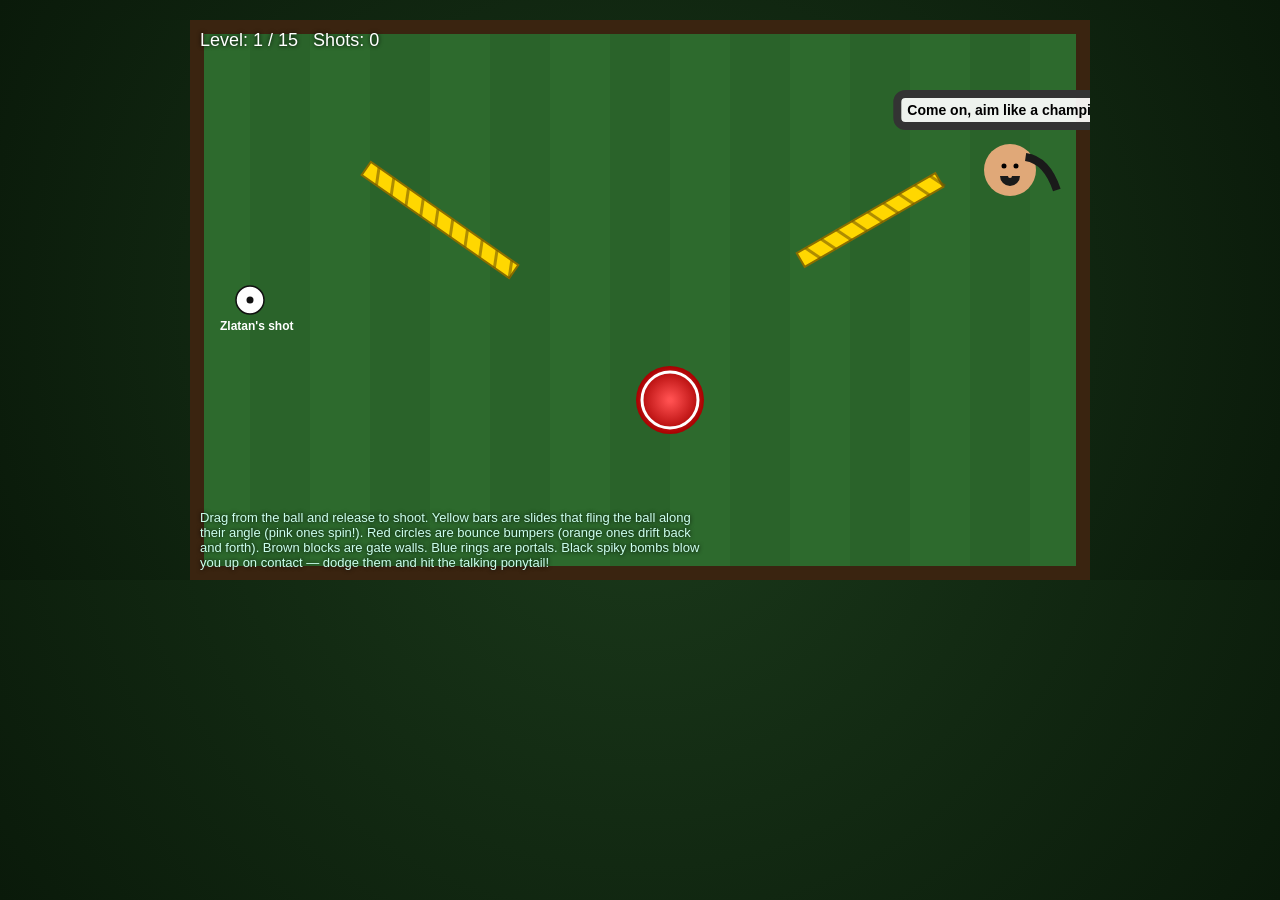
<file: zlatan_parkour/index.html>
<!DOCTYPE html>
<html lang="en">
<head>
<meta charset="UTF-8">
<title>Zlatan's Ponytail Parkour</title>
<style>
  html, body {
    margin: 0; padding: 0; min-height: 100%;
    background: radial-gradient(circle at center, #1b3a1b, #0a1a0a);
    font-family: 'Arial Narrow', Arial, sans-serif;
  }
  #stage {
    position: relative; width: 900px; height: 560px; margin: 20px auto;
  }
  #ui {
    position: absolute; top: 10px; left: 10px; color: #fff;
    text-shadow: 0 0 4px #000; font-size: 18px; z-index: 5;
  }
  #msg {
    position: absolute; top: 10px; left: 50%; transform: translateX(-50%);
    color: #ffd700; font-size: 22px; font-weight: bold;
    text-shadow: 0 0 6px #000; z-index: 5; text-align: center;
    pointer-events: none;
  }
  #restart {
    position: absolute; bottom: 16px; left: 50%; transform: translateX(-50%);
    padding: 8px 20px; font-size: 16px; cursor: pointer;
    background: #ffd700; border: none; border-radius: 6px; font-weight: bold;
    display: none; z-index: 20; pointer-events: auto;
  }
  canvas { display: block; background: #2d6a2d; touch-action: none; }
  #hint {
    position: absolute; bottom: 10px; left: 10px; color: #cfe; font-size: 13px;
    text-shadow: 0 0 4px #000; z-index: 5; max-width: 500px;
    pointer-events: none;
  }
</style>
</head>
<body>

<div id="stage">
  <div id="ui">Level: <span id="level">1</span> / <span id="maxlevel">5</span> &nbsp; Shots: <span id="shots">0</span></div>
  <div id="msg"></div>
  <button id="restart">Play Again</button>
  <div id="hint">Drag from the ball and release to shoot. Yellow bars are slides that fling the ball along their angle (pink ones spin!). Red circles are bounce bumpers (orange ones drift back and forth). Brown blocks are gate walls. Blue rings are portals. Black spiky bombs blow you up on contact — dodge them and hit the talking ponytail!</div>
  <canvas id="game" width="900" height="560"></canvas>
</div>

<script>
const canvas = document.getElementById('game');
const ctx = canvas.getContext('2d');
const W = canvas.width, H = canvas.height;

const levelEl = document.getElementById('level');
const shotsEl = document.getElementById('shots');
const msgEl = document.getElementById('msg');
const restartBtn = document.getElementById('restart');

const TAUNTS = [
  "Is that all you got?!",
  "My ponytail dodges better than your defense!",
  "Zlatan doesn't miss. You do.",
  "Nice try, rookie!",
  "Come on, aim like a champion!",
  "This hairstyle has never lost a match!"
];
const WIN_LINES = [
  "GOOOOAL! The ponytail has been struck down!",
  "Zlatan bows. Ponytail: defeated!",
  "Bullseye! Even Zlatan is impressed.",
  "The ponytail flops in shame. Victory!"
];

let level = 1;
const MAX_LEVEL = 15;
let shots = 0;
let gameWon = false;
let gameLost = false;
let explosion = null; // {x,y,timer}

// Ball state
let ball = { x: 60, y: H/2, r: 14, vx: 0, vy: 0, moving: false };
let dragging = false;
let dragCurrent = null;

let borders = [];
let obstacles = []; // {type:'circle'|'slide', ...}
let ponytail = null;
let tauntTimer = 0;
let currentTaunt = "";

const FRICTION = 0.992;
const MIN_SPEED = 0.05;
const MAX_DRAG = 140;

function circle(x,y,r) { return {type:'circle', x, y, r, hitTimer:0}; }
function slide(x,y,len,angleDeg) {
  return {type:'slide', x, y, len, thickness: 16, angle: angleDeg*Math.PI/180, hitTimer:0};
}
function mover(x0,y0,x1,y1,r,period) {
  return {type:'mover', x0, y0, x1, y1, r, period, t: Math.random()*period, x:x0, y:y0, hitTimer:0};
}
function spinner(x,y,len,angleDeg,angleSpeed) {
  return {type:'spinner', x, y, len, thickness: 16, angle: angleDeg*Math.PI/180, angleSpeed, hitTimer:0};
}
function wall(x,y,w,h) { return {type:'wall', x, y, w, h}; }
function bomb(x,y,r) { return {type:'bomb', x, y, r, hitTimer:0}; }
function portalPair(xA,yA,xB,yB,r) {
  const a = {type:'portal', x:xA, y:yA, r, cooldown:0, hitTimer:0};
  const b = {type:'portal', x:xB, y:yB, r, cooldown:0, hitTimer:0};
  a.partner = b; b.partner = a;
  return [a,b];
}

function buildLevel(n) {
  obstacles = [];
  ball = { x: 60, y: H/2, r: 14, vx: 0, vy: 0, moving: false };
  shots = 0;
  shotsEl.textContent = shots;
  levelEl.textContent = n;
  gameWon = false;
  gameLost = false;
  explosion = null;
  msgEl.textContent = "";
  restartBtn.style.display = "none";

  borders = [
    {x:0,y:0,w:W,h:14},
    {x:0,y:H-14,w:W,h:14},
    {x:0,y:0,w:14,h:H},
    {x:W-14,y:0,w:14,h:H}
  ];

  if (n === 1) {
    obstacles.push(slide(250, 200, 180, 35));
    obstacles.push(circle(480, 380, 34));
    obstacles.push(slide(680, 200, 160, -30));
    ponytail = {x:820,y:150,r:26,swing:0};
  } else if (n === 2) {
    obstacles.push(circle(220, 160, 30));
    obstacles.push(slide(400, 300, 200, -25));
    obstacles.push(circle(600, 140, 32));
    obstacles.push(slide(700, 420, 150, 40));
    ponytail = {x:830,y:280,r:26,swing:0};
  } else if (n === 3) {
    obstacles.push(slide(200, 450, 170, -40));
    obstacles.push(circle(350, 200, 30));
    obstacles.push(circle(450, 400, 28));
    obstacles.push(slide(600, 150, 190, 30));
    obstacles.push(circle(720, 380, 32));
    ponytail = {x:830,y:130,r:24,swing:0};
  } else if (n === 4) {
    obstacles.push(circle(180, 130, 28));
    obstacles.push(slide(280, 350, 180, 45));
    obstacles.push(circle(430, 460, 26));
    obstacles.push(circle(430, 120, 26));
    obstacles.push(slide(580, 280, 220, -35));
    obstacles.push(circle(750, 150, 30));
    obstacles.push(bomb(780, 400, 22));
    ponytail = {x:840,y:440,r:22,swing:0};
  } else if (n === 5) {
    obstacles.push(slide(160, 200, 160, 50));
    obstacles.push(circle(300, 420, 28));
    obstacles.push(slide(420, 150, 180, -40));
    obstacles.push(circle(560, 300, 30));
    obstacles.push(slide(660, 470, 170, 30));
    obstacles.push(circle(760, 200, 26));
    obstacles.push(circle(500, 480, 22));
    ponytail = {x:840,y:100,r:20,swing:0};
  } else if (n === 6) {
    // gates: narrow slits to thread
    obstacles.push(wall(260, 14, 24, 220));
    obstacles.push(wall(260, 320, 24, 226));
    obstacles.push(circle(420, 200, 28));
    obstacles.push(wall(560, 14, 24, 300));
    obstacles.push(wall(560, 400, 24, 146));
    obstacles.push(slide(700, 300, 170, -30));
    ponytail = {x:830,y:100,r:22,swing:0};
  } else if (n === 7) {
    // moving bumpers
    obstacles.push(mover(220, 100, 220, 460, 26, 140));
    obstacles.push(slide(360, 280, 170, 20));
    obstacles.push(mover(520, 460, 520, 100, 24, 110));
    obstacles.push(circle(680, 280, 30));
    obstacles.push(bomb(770, 230, 20));
    ponytail = {x:830,y:280,r:22,swing:0};
  } else if (n === 8) {
    // spinning slides
    obstacles.push(spinner(280, 280, 190, 0, 0.02));
    obstacles.push(circle(150, 460, 24));
    obstacles.push(spinner(560, 200, 170, 45, -0.028));
    obstacles.push(mover(720, 130, 720, 430, 22, 130));
    ponytail = {x:840,y:280,r:20,swing:0};
  } else if (n === 9) {
    // portals plus gates
    obstacles.push(...portalPair(180, 460, 700, 100, 26));
    obstacles.push(wall(380, 14, 24, 260));
    obstacles.push(wall(380, 340, 24, 206));
    obstacles.push(circle(500, 460, 26));
    obstacles.push(spinner(620, 260, 150, 0, 0.025));
    obstacles.push(bomb(770, 400, 20));
    ponytail = {x:840,y:440,r:20,swing:0};
  } else if (n === 10) {
    // level 10: everything at once, hardest so far
    obstacles.push(mover(180, 100, 180, 460, 24, 120));
    obstacles.push(wall(300, 14, 24, 240));
    obstacles.push(wall(300, 340, 24, 206));
    obstacles.push(spinner(450, 280, 190, 0, -0.03));
    obstacles.push(...portalPair(600, 460, 760, 130, 24));
    obstacles.push(mover(680, 280, 820, 280, 22, 90));
    ponytail = {x:840,y:460,r:18,swing:0};
  } else if (n === 11) {
    obstacles.push(wall(200, 14, 24, 210));
    obstacles.push(wall(200, 300, 24, 246));
    obstacles.push(spinner(340, 180, 170, 0, 0.025));
    obstacles.push(mover(460, 100, 460, 460, 24, 110));
    obstacles.push(circle(580, 200, 28));
    obstacles.push(slide(700, 380, 170, -30));
    obstacles.push(circle(760, 150, 26));
    obstacles.push(bomb(780, 60, 18));
    ponytail = {x:840,y:110,r:20,swing:0};
  } else if (n === 12) {
    obstacles.push(...portalPair(160, 470, 620, 90, 24));
    obstacles.push(spinner(300, 250, 180, 20, -0.03));
    obstacles.push(mover(430, 100, 430, 460, 22, 100));
    obstacles.push(wall(540, 14, 24, 260));
    obstacles.push(wall(540, 340, 24, 206));
    obstacles.push(circle(680, 460, 26));
    obstacles.push(spinner(760, 220, 150, 0, 0.032));
    ponytail = {x:830,y:400,r:18,swing:0};
  } else if (n === 13) {
    obstacles.push(circle(150, 150, 24));
    obstacles.push(slide(230, 400, 160, -35));
    obstacles.push(spinner(360, 220, 180, 0, 0.028));
    obstacles.push(mover(480, 90, 480, 470, 22, 95));
    obstacles.push(wall(560, 14, 24, 230));
    obstacles.push(wall(560, 320, 24, 226));
    obstacles.push(...portalPair(650, 460, 780, 100, 22));
    obstacles.push(circle(700, 260, 26));
    obstacles.push(bomb(790, 340, 18));
    ponytail = {x:840,y:280,r:17,swing:0};
  } else if (n === 14) {
    obstacles.push(mover(140, 90, 140, 460, 22, 100));
    obstacles.push(slide(230, 250, 150, 30));
    obstacles.push(circle(330, 460, 24));
    obstacles.push(spinner(400, 130, 170, 0, -0.03));
    obstacles.push(wall(480, 14, 24, 210));
    obstacles.push(wall(480, 300, 24, 246));
    obstacles.push(mover(580, 460, 580, 100, 22, 115));
    obstacles.push(spinner(680, 260, 160, 40, 0.026));
    obstacles.push(...portalPair(220, 460, 760, 90, 22));
    obstacles.push(circle(770, 420, 24));
    ponytail = {x:840,y:250,r:16,swing:0};
  } else {
    // level 15: the whole field is packed, no empty stretch left
    obstacles.push(circle(150, 90, 22));
    obstacles.push(slide(280, 90, 140, 20));
    obstacles.push(circle(410, 90, 20));
    obstacles.push(spinner(540, 90, 150, 0, 0.02));
    obstacles.push(circle(670, 90, 22));

    obstacles.push(slide(150, 210, 140, -25));
    obstacles.push(circle(280, 210, 24));
    obstacles.push(mover(410, 150, 410, 270, 20, 90));
    obstacles.push(circle(540, 210, 22));
    obstacles.push(slide(670, 210, 150, 25));

    obstacles.push(circle(150, 330, 22));
    obstacles.push(spinner(280, 330, 150, 30, -0.025));
    obstacles.push(circle(410, 330, 20));
    obstacles.push(slide(540, 330, 150, -20));
    obstacles.push(circle(670, 330, 24));

    obstacles.push(slide(150, 450, 140, 20));
    obstacles.push(circle(280, 450, 22));
    obstacles.push(mover(410, 390, 410, 510, 20, 100));
    obstacles.push(circle(540, 450, 22));
    obstacles.push(slide(670, 450, 140, -25));

    obstacles.push(wall(770, 14, 24, 180));
    obstacles.push(wall(770, 380, 24, 166));
    obstacles.push(...portalPair(200, 480, 740, 280, 20));
    obstacles.push(bomb(800, 230, 16));

    ponytail = {x:850,y:280,r:16,swing:0};
  }
  currentTaunt = TAUNTS[Math.floor(Math.random()*TAUNTS.length)];
  tauntTimer = 240;
}

function circleRectCollide(cx, cy, cr, rx, ry, rw, rh) {
  const closestX = Math.max(rx, Math.min(cx, rx+rw));
  const closestY = Math.max(ry, Math.min(cy, ry+rh));
  const dx = cx - closestX, dy = cy - closestY;
  return { hit: (dx*dx+dy*dy) < cr*cr, closestX, closestY, dx, dy };
}

function resolveBorders() {
  for (const w of borders) {
    const c = circleRectCollide(ball.x, ball.y, ball.r, w.x, w.y, w.w, w.h);
    if (c.hit) {
      if (Math.abs(c.dx) > Math.abs(c.dy)) {
        ball.vx *= -1;
        ball.x += c.dx > 0 ? (ball.r - Math.abs(c.dx)) : -(ball.r - Math.abs(c.dx));
      } else {
        ball.vy *= -1;
        ball.y += c.dy > 0 ? (ball.r - Math.abs(c.dy)) : -(ball.r - Math.abs(c.dy));
      }
    }
  }
}

function resolveCircleBumper(ob) {
  const dx = ball.x - ob.x, dy = ball.y - ob.y;
  const dist = Math.hypot(dx, dy);
  const minDist = ob.r + ball.r;
  if (dist < minDist && dist > 0.0001) {
    const nx = dx / dist, ny = dy / dist;
    // push out
    const overlap = minDist - dist;
    ball.x += nx * overlap;
    ball.y += ny * overlap;
    // reflect velocity about normal
    const dot = ball.vx * nx + ball.vy * ny;
    ball.vx = ball.vx - 2 * dot * nx;
    ball.vy = ball.vy - 2 * dot * ny;
    // bumper boost
    let speed = Math.hypot(ball.vx, ball.vy);
    speed = Math.max(speed * 1.15, 4.5);
    const ang = Math.atan2(ball.vy, ball.vx);
    ball.vx = Math.cos(ang) * speed;
    ball.vy = Math.sin(ang) * speed;
    ob.hitTimer = 20;
  }
}

function resolveSlide(ob) {
  // transform ball into slide-local space
  const cos = Math.cos(-ob.angle), sin = Math.sin(-ob.angle);
  const dx = ball.x - ob.x, dy = ball.y - ob.y;
  const lx = dx * cos - dy * sin;
  const ly = dx * sin + dy * cos;
  const hl = ob.len / 2, ht = ob.thickness / 2;
  const clx = Math.max(-hl, Math.min(lx, hl));
  const cly = Math.max(-ht, Math.min(ly, ht));
  const ddx = lx - clx, ddy = ly - cly;
  const distSq = ddx*ddx + ddy*ddy;
  if (distSq < ball.r * ball.r) {
    const dist = Math.sqrt(distSq) || 0.0001;
    // push out along local normal
    let nlx = ddx / dist, nly = ddy / dist;
    if (distSq < 0.0001) { nlx = 0; nly = ly >= 0 ? 1 : -1; }
    const pushLx = clx + nlx * ball.r;
    const pushLy = cly + nly * ball.r;
    const wcos = Math.cos(ob.angle), wsin = Math.sin(ob.angle);
    ball.x = ob.x + pushLx * wcos - pushLy * wsin;
    ball.y = ob.y + pushLx * wsin + pushLy * wcos;

    // redirect velocity to align with slide direction, keep the sign matching incoming motion
    const dirX = wcos, dirY = wsin;
    const dot = ball.vx * dirX + ball.vy * dirY;
    const sign = dot >= 0 ? 1 : -1;
    let speed = Math.hypot(ball.vx, ball.vy);
    speed = Math.max(speed * 1.06, 3.5);
    ball.vx = dirX * sign * speed;
    ball.vy = dirY * sign * speed;
    ob.hitTimer = 20;
  }
}

function resolveWall(ob) {
  const c = circleRectCollide(ball.x, ball.y, ball.r, ob.x, ob.y, ob.w, ob.h);
  if (c.hit) {
    if (Math.abs(c.dx) > Math.abs(c.dy)) {
      ball.vx *= -1;
      ball.x += c.dx > 0 ? (ball.r - Math.abs(c.dx)) : -(ball.r - Math.abs(c.dx));
    } else {
      ball.vy *= -1;
      ball.y += c.dy > 0 ? (ball.r - Math.abs(c.dy)) : -(ball.r - Math.abs(c.dy));
    }
  }
}

function resolvePortal(ob) {
  if (ob.cooldown > 0) return;
  const dx = ball.x - ob.x, dy = ball.y - ob.y;
  if (Math.hypot(dx, dy) < ob.r + ball.r) {
    const ang = Math.atan2(ball.vy, ball.vx);
    ball.x = ob.partner.x + Math.cos(ang) * (ob.partner.r + ball.r + 4);
    ball.y = ob.partner.y + Math.sin(ang) * (ob.partner.r + ball.r + 4);
    ob.cooldown = 30;
    ob.partner.cooldown = 30;
    ob.hitTimer = 20;
    ob.partner.hitTimer = 20;
  }
}

function triggerBomb(ob) {
  gameLost = true;
  ball.vx = 0; ball.vy = 0; ball.moving = false;
  explosion = {x: ob.x, y: ob.y, timer: 30};
  msgEl.textContent = "BOOM! Zlatan stepped on a bomb. Try again!";
  restartBtn.style.display = "block";
  restartBtn.textContent = "Retry Level";
}

function resolveBomb(ob) {
  const dx = ball.x - ob.x, dy = ball.y - ob.y;
  if (Math.hypot(dx, dy) < ob.r + ball.r) {
    triggerBomb(ob);
  }
}

function animateObstacles() {
  for (const ob of obstacles) {
    if (ob.type === 'mover') {
      ob.t += 1;
      const s = (Math.sin((ob.t / ob.period) * Math.PI * 2) + 1) / 2;
      ob.x = ob.x0 + (ob.x1 - ob.x0) * s;
      ob.y = ob.y0 + (ob.y1 - ob.y0) * s;
    } else if (ob.type === 'spinner') {
      ob.angle += ob.angleSpeed;
    } else if (ob.type === 'portal' && ob.cooldown > 0) {
      ob.cooldown--;
    }
  }
}

function update() {
  animateObstacles();
  if (explosion) {
    explosion.timer--;
    if (explosion.timer <= 0) explosion = null;
  }
  if (ball.moving && !gameWon && !gameLost) {
    ball.x += ball.vx;
    ball.y += ball.vy;
    ball.vx *= FRICTION;
    ball.vy *= FRICTION;

    resolveBorders();
    for (const ob of obstacles) {
      if (ob.type === 'circle' || ob.type === 'mover') resolveCircleBumper(ob);
      else if (ob.type === 'slide' || ob.type === 'spinner') resolveSlide(ob);
      else if (ob.type === 'wall') resolveWall(ob);
      else if (ob.type === 'portal') resolvePortal(ob);
      else if (ob.type === 'bomb') resolveBomb(ob);
    }

    if (!gameLost) {
    // hard safety clamp: no matter how fast the ball is going, it can
    // never end up outside the playing field (prevents tunneling through
    // the thin border walls at high bumper/portal speeds)
    const BORDER = 14;
    const minX = BORDER + ball.r, maxX = W - BORDER - ball.r;
    const minY = BORDER + ball.r, maxY = H - BORDER - ball.r;
    if (ball.x < minX) { ball.x = minX; ball.vx = Math.abs(ball.vx); }
    if (ball.x > maxX) { ball.x = maxX; ball.vx = -Math.abs(ball.vx); }
    if (ball.y < minY) { ball.y = minY; ball.vy = Math.abs(ball.vy); }
    if (ball.y > maxY) { ball.y = maxY; ball.vy = -Math.abs(ball.vy); }

    const speed = Math.hypot(ball.vx, ball.vy);
    if (speed < MIN_SPEED) {
      ball.vx = 0; ball.vy = 0; ball.moving = false;
    }

    const dx = ball.x - ponytail.x, dy = ball.y - ponytail.y;
    if (Math.hypot(dx, dy) < ball.r + ponytail.r) {
      gameWon = true;
      ball.vx = 0; ball.vy = 0; ball.moving = false;
      currentTaunt = WIN_LINES[Math.floor(Math.random()*WIN_LINES.length)];
      tauntTimer = 99999;
      if (level >= MAX_LEVEL) {
        msgEl.textContent = "ALL LEVELS CLEARED! You are Zlatan's equal.";
      } else {
        msgEl.textContent = "Level " + level + " complete!";
      }
      restartBtn.style.display = "block";
      restartBtn.textContent = level >= MAX_LEVEL ? "Play Again From Level 1" : "Next Level";
    }
    }
  }

  if (ponytail) ponytail.swing += 0.08;
  for (const ob of obstacles) if (ob.hitTimer > 0) ob.hitTimer--;
  if (tauntTimer > 0) tauntTimer--;
}

function draw() {
  ctx.clearRect(0,0,W,H);

  for (let i=0;i<W;i+=60) {
    ctx.fillStyle = (i/60)%2===0 ? '#2d6a2d' : '#2a632a';
    ctx.fillRect(i,0,60,H);
  }

  ctx.fillStyle = '#3a2410';
  for (const w of borders) {
    ctx.fillRect(w.x, w.y, w.w, w.h);
  }

  for (const ob of obstacles) {
    if (ob.type === 'circle') {
      const glow = ob.hitTimer > 0;
      const grad = ctx.createRadialGradient(ob.x, ob.y, 2, ob.x, ob.y, ob.r);
      grad.addColorStop(0, glow ? '#fff6b0' : '#ff5050');
      grad.addColorStop(1, glow ? '#ffb400' : '#a80000');
      ctx.fillStyle = grad;
      ctx.beginPath();
      ctx.arc(ob.x, ob.y, ob.r, 0, Math.PI*2);
      ctx.fill();
      ctx.strokeStyle = '#fff';
      ctx.lineWidth = 3;
      ctx.beginPath();
      ctx.arc(ob.x, ob.y, ob.r - 6, 0, Math.PI*2);
      ctx.stroke();
    } else if (ob.type === 'slide' || ob.type === 'spinner') {
      const isSpinner = ob.type === 'spinner';
      ctx.save();
      ctx.translate(ob.x, ob.y);
      ctx.rotate(ob.angle);
      const hl = ob.len/2, ht = ob.thickness/2;
      const glow = ob.hitTimer > 0;
      ctx.fillStyle = isSpinner ? (glow ? '#ffc9f0' : '#e050c0') : (glow ? '#fff2a0' : '#ffd700');
      ctx.fillRect(-hl, -ht, ob.len, ob.thickness);
      ctx.strokeStyle = isSpinner ? '#7a0060' : '#8a6d00';
      ctx.lineWidth = 2;
      ctx.strokeRect(-hl, -ht, ob.len, ob.thickness);
      // direction stripes
      ctx.strokeStyle = isSpinner ? 'rgba(90,0,70,0.6)' : 'rgba(120,90,0,0.6)';
      ctx.lineWidth = 3;
      for (let sxi = -hl+10; sxi < hl; sxi += 18) {
        ctx.beginPath();
        ctx.moveTo(sxi, -ht);
        ctx.lineTo(sxi + 8, ht);
        ctx.stroke();
      }
      ctx.restore();
    } else if (ob.type === 'mover') {
      const glow = ob.hitTimer > 0;
      const grad = ctx.createRadialGradient(ob.x, ob.y, 2, ob.x, ob.y, ob.r);
      grad.addColorStop(0, glow ? '#fff6b0' : '#ffa940');
      grad.addColorStop(1, glow ? '#ffb400' : '#c05a00');
      ctx.fillStyle = grad;
      ctx.beginPath();
      ctx.arc(ob.x, ob.y, ob.r, 0, Math.PI*2);
      ctx.fill();
      ctx.strokeStyle = '#fff';
      ctx.lineWidth = 3;
      ctx.beginPath();
      ctx.arc(ob.x, ob.y, ob.r - 6, 0, Math.PI*2);
      ctx.stroke();
    } else if (ob.type === 'wall') {
      ctx.fillStyle = '#3a2410';
      ctx.fillRect(ob.x, ob.y, ob.w, ob.h);
      ctx.strokeStyle = '#c9a05a';
      ctx.lineWidth = 2;
      ctx.strokeRect(ob.x, ob.y, ob.w, ob.h);
    } else if (ob.type === 'portal') {
      const glow = ob.hitTimer > 0;
      ctx.save();
      ctx.strokeStyle = glow ? '#c0f0ff' : '#3fd0ff';
      ctx.lineWidth = 5;
      ctx.beginPath();
      ctx.arc(ob.x, ob.y, ob.r, 0, Math.PI*2);
      ctx.stroke();
      ctx.strokeStyle = glow ? '#eafeff' : '#0a80b0';
      ctx.lineWidth = 2;
      ctx.beginPath();
      ctx.arc(ob.x, ob.y, ob.r - 7, 0, Math.PI*2);
      ctx.stroke();
      ctx.restore();
    } else if (ob.type === 'bomb') {
      const wobble = Math.sin(Date.now()/150 + ob.x) * 2;
      ctx.save();
      ctx.translate(ob.x, ob.y);
      // spikes
      ctx.strokeStyle = '#111';
      ctx.lineWidth = 3;
      for (let i = 0; i < 8; i++) {
        const a = (i / 8) * Math.PI * 2;
        ctx.beginPath();
        ctx.moveTo(Math.cos(a) * ob.r * 0.7, Math.sin(a) * ob.r * 0.7);
        ctx.lineTo(Math.cos(a) * (ob.r + 6), Math.sin(a) * (ob.r + 6));
        ctx.stroke();
      }
      // body
      const grad = ctx.createRadialGradient(-ob.r*0.3,-ob.r*0.3,1,0,0,ob.r);
      grad.addColorStop(0, '#4a4a4a');
      grad.addColorStop(1, '#0a0a0a');
      ctx.fillStyle = grad;
      ctx.beginPath();
      ctx.arc(0, 0, ob.r, 0, Math.PI*2);
      ctx.fill();
      ctx.strokeStyle = '#000';
      ctx.lineWidth = 2;
      ctx.stroke();
      // fuse
      ctx.strokeStyle = '#8a6d00';
      ctx.lineWidth = 3;
      ctx.beginPath();
      ctx.moveTo(0, -ob.r);
      ctx.quadraticCurveTo(ob.r*0.3, -ob.r-10, ob.r*0.5 + wobble, -ob.r-16);
      ctx.stroke();
      // spark
      ctx.fillStyle = Math.random() > 0.5 ? '#ffcc33' : '#ff5500';
      ctx.beginPath();
      ctx.arc(ob.r*0.5 + wobble, -ob.r-16, 4, 0, Math.PI*2);
      ctx.fill();
      ctx.restore();
    }
  }

  if (explosion) {
    const t = explosion.timer / 30;
    const rad = (1 - t) * 90 + 10;
    const grad = ctx.createRadialGradient(explosion.x, explosion.y, 0, explosion.x, explosion.y, rad);
    grad.addColorStop(0, `rgba(255,255,200,${t})`);
    grad.addColorStop(0.4, `rgba(255,150,0,${t*0.8})`);
    grad.addColorStop(1, `rgba(255,0,0,0)`);
    ctx.fillStyle = grad;
    ctx.beginPath();
    ctx.arc(explosion.x, explosion.y, rad, 0, Math.PI*2);
    ctx.fill();
  }

  if (ponytail) {
    const px = ponytail.x, py = ponytail.y;
    const sway = Math.sin(ponytail.swing) * 10;
    ctx.fillStyle = '#e0a878';
    ctx.beginPath();
    ctx.arc(px, py, ponytail.r, 0, Math.PI*2);
    ctx.fill();
    ctx.strokeStyle = '#1a1a1a';
    ctx.lineWidth = 8;
    ctx.beginPath();
    ctx.moveTo(px + ponytail.r*0.6, py - ponytail.r*0.5);
    ctx.quadraticCurveTo(px + ponytail.r + 20 + sway, py - 10, px + ponytail.r + 30 + sway, py + 20);
    ctx.stroke();
    ctx.fillStyle = '#000';
    ctx.beginPath();
    ctx.arc(px-6, py-4, 2.5, 0, Math.PI*2);
    ctx.arc(px+6, py-4, 2.5, 0, Math.PI*2);
    ctx.fill();
    ctx.beginPath();
    ctx.arc(px, py+6, 6, 0, Math.PI);
    ctx.stroke();
    if (tauntTimer > 0 && currentTaunt) {
      ctx.font = "bold 14px Arial";
      const textW = ctx.measureText(currentTaunt).width;
      const bx = px - textW/2 - 10, by = py - ponytail.r - 50;
      const bw = textW + 20, bh = 32;
      ctx.fillStyle = 'rgba(255,255,255,0.92)';
      ctx.beginPath();
      if (ctx.roundRect) ctx.roundRect(bx, by, bw, bh, 8); else ctx.rect(bx,by,bw,bh);
      ctx.fill();
      ctx.strokeStyle = '#333';
      ctx.stroke();
      ctx.fillStyle = '#000';
      ctx.fillText(currentTaunt, bx+10, by+21);
    }
  }

  ctx.save();
  ctx.beginPath();
  ctx.arc(ball.x, ball.y, ball.r, 0, Math.PI*2);
  ctx.fillStyle = '#fff';
  ctx.fill();
  ctx.strokeStyle = '#111';
  ctx.lineWidth = 1.5;
  ctx.stroke();
  ctx.fillStyle = '#111';
  ctx.beginPath();
  ctx.arc(ball.x, ball.y, 3.5, 0, Math.PI*2);
  ctx.fill();
  ctx.restore();

  ctx.fillStyle = '#fff';
  ctx.font = "bold 12px Arial";
  ctx.fillText("Zlatan's shot", ball.x - 30, ball.y + 30);

  if (dragging && dragCurrent) {
    const dx = ball.x - dragCurrent.x;
    const dy = ball.y - dragCurrent.y;
    const dist = Math.min(Math.hypot(dx,dy), MAX_DRAG);
    const ang = Math.atan2(dy,dx);
    const ex = ball.x + Math.cos(ang)*dist*1.6;
    const ey = ball.y + Math.sin(ang)*dist*1.6;
    ctx.strokeStyle = '#ffd700';
    ctx.lineWidth = 3;
    ctx.setLineDash([6,6]);
    ctx.beginPath();
    ctx.moveTo(ball.x, ball.y);
    ctx.lineTo(ex, ey);
    ctx.stroke();
    ctx.setLineDash([]);
    ctx.fillStyle = '#ffd700';
    ctx.font = "bold 13px Arial";
    ctx.fillText(Math.round((dist/MAX_DRAG)*100) + "% power", ball.x+10, ball.y-20);
  }
}

function loop() {
  update();
  draw();
  requestAnimationFrame(loop);
}

canvas.addEventListener('mousedown', (e) => {
  if (ball.moving || gameWon || gameLost) return;
  const rect = canvas.getBoundingClientRect();
  const mx = e.clientX - rect.left, my = e.clientY - rect.top;
  if (Math.hypot(mx-ball.x, my-ball.y) < 40) {
    dragging = true;
    dragCurrent = {x: mx, y: my};
  }
});

canvas.addEventListener('mousemove', (e) => {
  if (!dragging) return;
  const rect = canvas.getBoundingClientRect();
  dragCurrent = {x: e.clientX - rect.left, y: e.clientY - rect.top};
});

window.addEventListener('mouseup', () => {
  releaseShot();
});

function releaseShot() {
  if (!dragging || !dragCurrent) { dragging = false; return; }
  const dx = ball.x - dragCurrent.x;
  const dy = ball.y - dragCurrent.y;
  const dist = Math.min(Math.hypot(dx,dy), MAX_DRAG);
  if (dist > 8) {
    const ang = Math.atan2(dy,dx);
    ball.vx = Math.cos(ang) * dist * (18/MAX_DRAG);
    ball.vy = Math.sin(ang) * dist * (18/MAX_DRAG);
    ball.moving = true;
    shots++;
    shotsEl.textContent = shots;
    currentTaunt = TAUNTS[Math.floor(Math.random()*TAUNTS.length)];
    tauntTimer = 200;
  }
  dragging = false;
  dragCurrent = null;
}

// Touch support (iPad/iPhone/tablets): same drag-to-shoot gesture as the
// mouse, just driven by touch events instead. preventDefault stops the
// page from scrolling/zooming while you're aiming a shot.
function touchPos(e) {
  const rect = canvas.getBoundingClientRect();
  const t = e.touches[0] || e.changedTouches[0];
  return { x: t.clientX - rect.left, y: t.clientY - rect.top };
}

canvas.addEventListener('touchstart', (e) => {
  if (ball.moving || gameWon || gameLost) return;
  const p = touchPos(e);
  if (Math.hypot(p.x-ball.x, p.y-ball.y) < 40) {
    e.preventDefault();
    dragging = true;
    dragCurrent = p;
  }
}, { passive: false });

canvas.addEventListener('touchmove', (e) => {
  if (!dragging) return;
  e.preventDefault();
  dragCurrent = touchPos(e);
}, { passive: false });

canvas.addEventListener('touchend', (e) => {
  if (!dragging) return;
  e.preventDefault();
  releaseShot();
}, { passive: false });

canvas.addEventListener('touchcancel', () => {
  dragging = false;
  dragCurrent = null;
});

restartBtn.addEventListener('click', () => {
  if (level >= MAX_LEVEL && msgEl.textContent.includes("ALL LEVELS")) {
    level = 1;
  } else if (gameWon) {
    level = level >= MAX_LEVEL ? 1 : level + 1;
  }
  buildLevel(level);
});

document.getElementById('maxlevel').textContent = MAX_LEVEL;
buildLevel(level);
loop();
</script>
</body>
</html>
</file>
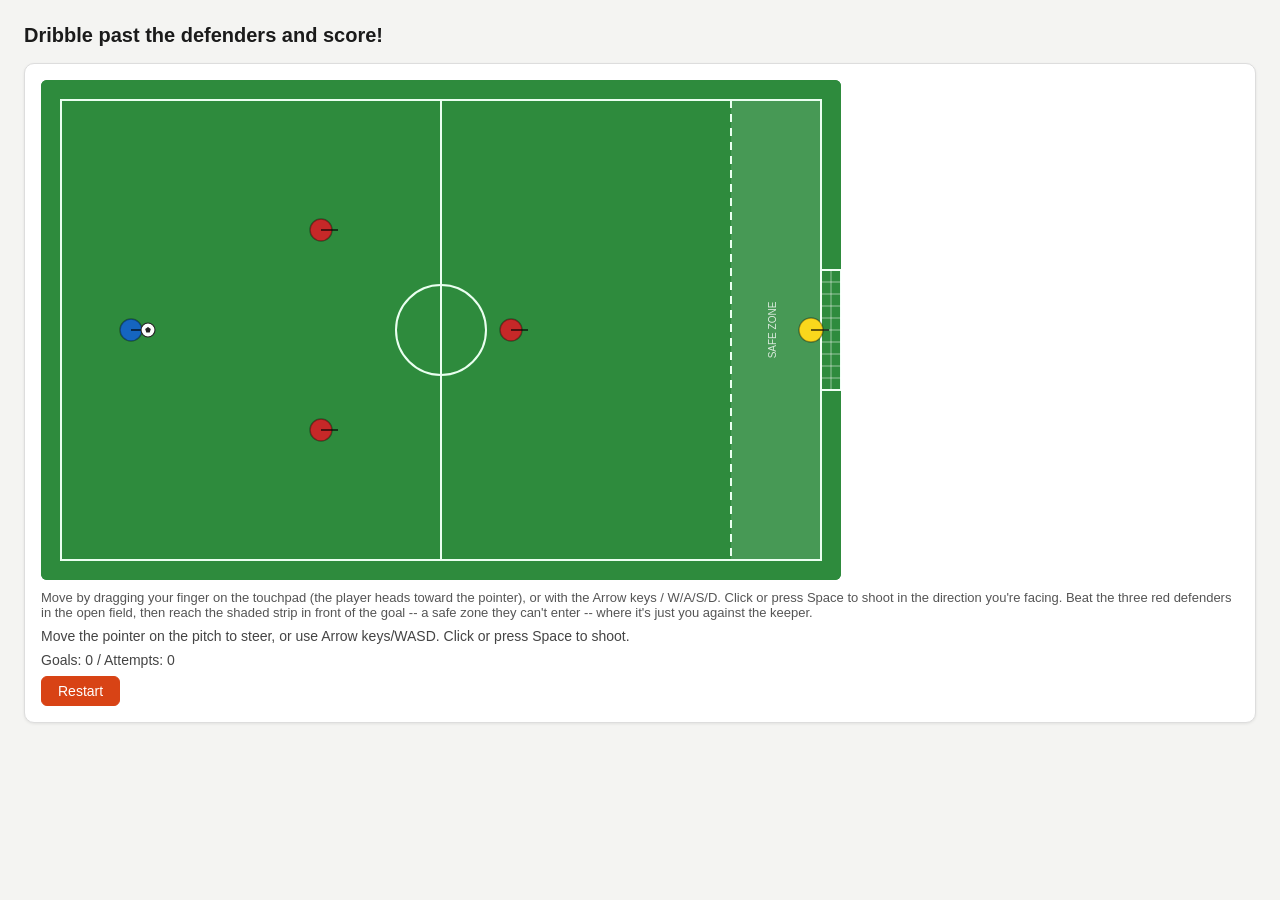
<file: football_dribble_game.html>
<!DOCTYPE html>
<html lang="en">
<head>
<meta charset="UTF-8">
<title>Football Dribble</title>
<style>
  :root {
    --pitch: #2e8b3d;
    --pitch-line: #eafff0;
    --ink: #1b1b1b;
    --accent: #d84315;
    --good: #2e7d32;
    --bad: #c62828;
  }
  body {
    font-family: -apple-system, "Segoe UI", Helvetica, Arial, sans-serif;
    background: #f4f4f2;
    color: var(--ink);
    margin: 0;
    padding: 24px;
  }
  h1 {
    font-size: 20px;
    margin: 0 0 16px 0;
  }
  .panel {
    background: #fff;
    border: 1px solid #ddd;
    border-radius: 10px;
    padding: 16px;
    box-shadow: 0 1px 3px rgba(0,0,0,0.08);
    display: inline-block;
  }
  #pitch {
    background: var(--pitch);
    border-radius: 6px;
    display: block;
    outline: none;
  }
  .controls {
    margin-top: 10px;
    font-size: 13px;
    color: #555;
  }
  .status-line {
    margin-top: 8px;
    font-size: 14px;
    color: #444;
  }
  .status-line .result {
    font-weight: 700;
  }
  .result.good {
    color: var(--good);
  }
  .result.bad {
    color: var(--bad);
  }
  button {
    font-size: 14px;
    padding: 6px 16px;
    border-radius: 6px;
    border: 1px solid var(--accent);
    background: var(--accent);
    color: #fff;
    cursor: pointer;
    margin-top: 8px;
  }
</style>
</head>
<body>

<h1>Dribble past the defenders and score!</h1>

<div class="panel">
  <canvas id="pitch" width="800" height="500" tabindex="0"></canvas>
  <div class="controls">
    Move by dragging your finger on the touchpad (the player heads toward
    the pointer), or with the Arrow keys / W/A/S/D. Click or press Space to
    shoot in the direction you're facing. Beat the three red defenders in
    the open field, then reach the shaded strip in front of the goal -- a
    safe zone they can't enter -- where it's just you against the keeper.
  </div>
  <div class="status-line" id="statusLine">Move the pointer on the pitch to steer, or use Arrow keys/WASD. Click or press Space to shoot.</div>
  <div class="status-line" id="scoreLine">Goals: 0 / Attempts: 0</div>
  <button id="restartBtn">Restart</button>
</div>

<script>
(function () {
  "use strict";

  var canvas = document.getElementById("pitch");
  var ctx = canvas.getContext("2d");
  var W = canvas.width, H = canvas.height;

  var MARGIN = 20;
  var FIELD_LEFT = MARGIN, FIELD_RIGHT = W - MARGIN;
  var FIELD_TOP = MARGIN, FIELD_BOTTOM = H - MARGIN;

  var GOAL_TOP = H / 2 - 60, GOAL_BOTTOM = H / 2 + 60;
  var GOAL_LINE_X = FIELD_RIGHT;
  var GOAL_DEPTH = 20;

  var START_X = 90, START_Y = H / 2;

  // Defenders never cross this line -- everything from here to the goal
  // line is a safe zone right in front of the keeper, where the field
  // defenders can't reach you. Beat the three of them in the open middle
  // of the pitch, then it's just you against the goalkeeper.
  var SAFE_ZONE_X = GOAL_LINE_X - 90;

  var PLAYER_SPEED = 220;    // px/s
  var DEFENDER_SPEED = 128;  // px/s
  var KEEPER_SPEED = 170;    // px/s
  var SHOT_SPEED = 480;      // px/s -- how fast a struck ball travels
  var DRIBBLE_OFFSET = 17;   // px the ball sits ahead of the player while dribbling
  var PLAYER_R = 11, DEFENDER_R = 11, KEEPER_R = 12, BALL_R = 7;
  var TACKLE_DIST = PLAYER_R + BALL_R + 4;   // how close a defender must get to the ball to win it
  var KEEPER_CATCH_DIST = KEEPER_R + BALL_R + 6;

  var statusLine = document.getElementById("statusLine");
  var scoreLine = document.getElementById("scoreLine");
  var restartBtn = document.getElementById("restartBtn");

  // ---- Entities ----
  // All three homes sit well short of the safe zone, spread across the
  // open middle of the pitch you have to beat them in.
  function makeDefenders() {
    return [
      { homeX: 280, homeY: 150, x: 280, y: 150 },
      { homeX: 280, homeY: 350, x: 280, y: 350 },
      { homeX: 470, homeY: 250, x: 470, y: 250 }
    ];
  }

  var player, ball, defenders, keeper;
  var goals = 0, attempts = 0;
  var invulnerableUntil = 0; // timestamp (ms) -- ignore collisions until then, right after a reset
  var gameStarted = false;   // defenders stay put until you make your first move

  function resetPositions() {
    player = { x: START_X, y: START_Y, facing: 0 };
    ball = { x: START_X + DRIBBLE_OFFSET, y: START_Y, mode: "dribble", vx: 0, vy: 0 };
    defenders = makeDefenders();
    keeper = { x: GOAL_LINE_X - 10, y: H / 2 };
    invulnerableUntil = performance.now() + 500;
    gameStarted = false;
  }
  resetPositions();

  // ---- Input ----
  var keys = {};
  var MOVE_KEYS = {
    ArrowUp: [0, -1], ArrowDown: [0, 1], ArrowLeft: [-1, 0], ArrowRight: [1, 0],
    w: [0, -1], s: [0, 1], a: [-1, 0], d: [1, 0],
    W: [0, -1], S: [0, 1], A: [-1, 0], D: [1, 0]
  };

  function onKeyDown(e) {
    if (MOVE_KEYS[e.key]) {
      keys[e.key] = true;
      e.preventDefault();
    } else if (e.code === "Space") {
      shoot();
      e.preventDefault();
    }
  }
  function onKeyUp(e) {
    if (MOVE_KEYS[e.key]) {
      keys[e.key] = false;
      e.preventDefault();
    }
  }

  // Strike the ball in the direction the player is currently facing,
  // sending it off on its own at SHOT_SPEED instead of staying glued to
  // the player. Only has an effect while a ball is being dribbled.
  function shoot() {
    if (ball.mode !== "dribble") return;
    ball.mode = "flying";
    ball.vx = Math.cos(player.facing) * SHOT_SPEED;
    ball.vy = Math.sin(player.facing) * SHOT_SPEED;
  }
  // Listening on both document and window covers browsers/embedded
  // viewers that route keyboard events slightly differently.
  document.addEventListener("keydown", onKeyDown);
  document.addEventListener("keyup", onKeyUp);
  window.addEventListener("keydown", onKeyDown);
  window.addEventListener("keyup", onKeyUp);

  canvas.addEventListener("click", function () { canvas.focus(); shoot(); });
  // Try to grab keyboard focus as soon as the page loads -- some viewers
  // (e.g. an embedded preview) give focus to the page shell rather than
  // the canvas until something inside it is clicked.
  window.addEventListener("load", function () { canvas.focus(); });
  canvas.focus();

  // ---- Mouse / touchpad steering: move the pointer around the pitch and
  // the player heads toward it -- no keyboard needed. Keyboard input, if
  // used, always takes priority over the pointer for that frame.
  var mouse = { x: 0, y: 0, active: false };
  var MOUSE_DEADZONE = 5; // px -- stop chasing the pointer once this close, to avoid jitter

  function updateMouseFromEvent(e) {
    var rect = canvas.getBoundingClientRect();
    mouse.x = (e.clientX - rect.left) * (canvas.width / rect.width);
    mouse.y = (e.clientY - rect.top) * (canvas.height / rect.height);
    mouse.active = true;
  }
  canvas.addEventListener("mousemove", updateMouseFromEvent);
  canvas.addEventListener("mouseenter", updateMouseFromEvent);
  canvas.addEventListener("mouseleave", function () { mouse.active = false; });

  function inputVector() {
    var dx = 0, dy = 0;
    for (var k in keys) {
      if (keys[k] && MOVE_KEYS[k]) {
        dx += MOVE_KEYS[k][0];
        dy += MOVE_KEYS[k][1];
      }
    }
    var len = Math.hypot(dx, dy);
    if (len > 0) { dx /= len; dy /= len; return { x: dx, y: dy }; }

    if (mouse.active) {
      var mdx = mouse.x - player.x, mdy = mouse.y - player.y;
      var mlen = Math.hypot(mdx, mdy);
      if (mlen > MOUSE_DEADZONE) { return { x: mdx / mlen, y: mdy / mlen }; }
    }
    return { x: 0, y: 0 };
  }

  function clamp(v, lo, hi) { return Math.max(lo, Math.min(hi, v)); }

  // ---- Round outcomes ----
  function endRound(kind) {
    attempts += 1;
    var text, cls;
    if (kind === "goal") {
      goals += 1;
      text = "GOAL!";
      cls = "good";
    } else if (kind === "tackled") {
      text = "Tackled! Try again.";
      cls = "bad";
    } else if (kind === "saved") {
      text = "Saved by the keeper!";
      cls = "bad";
    } else {
      text = "Out of play.";
      cls = "bad";
    }
    statusLine.innerHTML = "<span class=\"result " + cls + "\">" + text + "</span>";
    scoreLine.textContent = "Goals: " + goals + " / Attempts: " + attempts;
    resetPositions();
  }

  restartBtn.addEventListener("click", function () {
    goals = 0;
    attempts = 0;
    statusLine.textContent = "Restarted. Go get 'em!";
    scoreLine.textContent = "Goals: 0 / Attempts: 0";
    resetPositions();
  });

  // ---- Update ----
  var lastTime = null;

  function update(now) {
    if (lastTime === null) lastTime = now;
    var dt = Math.min((now - lastTime) / 1000, 0.05); // clamp so a slow frame can't teleport things
    lastTime = now;

    var move = inputVector();
    if (move.x !== 0 || move.y !== 0) {
      player.facing = Math.atan2(move.y, move.x);
      gameStarted = true; // defenders wake up on your first move
    }
    player.x = clamp(player.x + move.x * PLAYER_SPEED * dt, FIELD_LEFT, FIELD_RIGHT);
    player.y = clamp(player.y + move.y * PLAYER_SPEED * dt, FIELD_TOP, FIELD_BOTTOM);

    if (ball.mode === "dribble") {
      ball.x = player.x + Math.cos(player.facing) * DRIBBLE_OFFSET;
      ball.y = player.y + Math.sin(player.facing) * DRIBBLE_OFFSET;
    } else {
      // A struck ball travels on its own, bouncing off the touchlines.
      ball.x += ball.vx * dt;
      ball.y += ball.vy * dt;
      if (ball.y < FIELD_TOP) { ball.y = FIELD_TOP; ball.vy = Math.abs(ball.vy); }
      if (ball.y > FIELD_BOTTOM) { ball.y = FIELD_BOTTOM; ball.vy = -Math.abs(ball.vy); }
      if (ball.x < FIELD_LEFT) {
        endRound("out");
        return;
      }
    }

    // Defenders stand completely still until you make your first move --
    // no need to size them up before you've even started. Once awake,
    // they amble toward their patrol spot until the ball gets close, then
    // chase it directly, but never into the safe zone in front of goal.
    if (gameStarted) {
      var ENGAGE_DIST = 220;
      defenders.forEach(function (d) {
        var toBallX = ball.x - d.x, toBallY = ball.y - d.y;
        var distToBall = Math.hypot(toBallX, toBallY);
        var targetX, targetY;
        if (ball.x < SAFE_ZONE_X && distToBall < ENGAGE_DIST) {
          targetX = ball.x; targetY = ball.y;
        } else {
          targetX = d.homeX; targetY = d.homeY;
        }
        var dx = targetX - d.x, dy = targetY - d.y;
        var len = Math.hypot(dx, dy);
        if (len > 1) {
          d.x += (dx / len) * DEFENDER_SPEED * dt;
          d.y += (dy / len) * DEFENDER_SPEED * dt;
        }
        d.x = Math.min(d.x, SAFE_ZONE_X); // hard ceiling: can never step into the safe zone
      });
    }

    // Keeper tracks the ball's height, staying on the goal line.
    var targetKeeperY = clamp(ball.y, GOAL_TOP + KEEPER_R, GOAL_BOTTOM - KEEPER_R);
    var dyk = targetKeeperY - keeper.y;
    if (Math.abs(dyk) > 1) {
      keeper.y += Math.sign(dyk) * Math.min(Math.abs(dyk), KEEPER_SPEED * dt);
    }

    if (now < invulnerableUntil) return;

    // Tackles
    for (var i = 0; i < defenders.length; i++) {
      var d = defenders[i];
      if (Math.hypot(d.x - ball.x, d.y - ball.y) < TACKLE_DIST) {
        endRound("tackled");
        return;
      }
    }

    // Ball crossing the goal line
    if (ball.x >= GOAL_LINE_X) {
      if (ball.y >= GOAL_TOP && ball.y <= GOAL_BOTTOM) {
        if (Math.hypot(keeper.x - ball.x, keeper.y - ball.y) < KEEPER_CATCH_DIST) {
          endRound("saved");
        } else {
          endRound("goal");
        }
      } else {
        endRound("out");
      }
    }
  }

  // ---- Draw ----
  function drawPitch() {
    ctx.fillStyle = "#2e8b3d";
    ctx.fillRect(0, 0, W, H);

    // Safe zone shading: a strip right in front of the goal where the
    // field defenders never set foot -- only the keeper can stop you there.
    ctx.fillStyle = "rgba(255,255,255,0.12)";
    ctx.fillRect(SAFE_ZONE_X, FIELD_TOP, FIELD_RIGHT - SAFE_ZONE_X, FIELD_BOTTOM - FIELD_TOP);

    ctx.strokeStyle = "#eafff0";
    ctx.lineWidth = 2;
    ctx.strokeRect(FIELD_LEFT, FIELD_TOP, FIELD_RIGHT - FIELD_LEFT, FIELD_BOTTOM - FIELD_TOP);

    // true halfway line + centre circle (just pitch markings)
    var midX = (FIELD_LEFT + FIELD_RIGHT) / 2;
    ctx.beginPath();
    ctx.moveTo(midX, FIELD_TOP);
    ctx.lineTo(midX, FIELD_BOTTOM);
    ctx.stroke();
    ctx.beginPath();
    ctx.arc(midX, H / 2, 45, 0, Math.PI * 2);
    ctx.stroke();

    // safe-zone boundary (dashed), with its label
    ctx.save();
    ctx.setLineDash([8, 6]);
    ctx.beginPath();
    ctx.moveTo(SAFE_ZONE_X, FIELD_TOP);
    ctx.lineTo(SAFE_ZONE_X, FIELD_BOTTOM);
    ctx.stroke();
    ctx.restore();
    ctx.save();
    ctx.fillStyle = "rgba(255,255,255,0.8)";
    ctx.font = "10px -apple-system, sans-serif";
    ctx.textAlign = "center";
    ctx.translate((SAFE_ZONE_X + FIELD_RIGHT) / 2, H / 2);
    ctx.rotate(-Math.PI / 2);
    ctx.fillText("SAFE ZONE", 0, 0);
    ctx.restore();

    // goal mouth + net
    ctx.strokeRect(GOAL_LINE_X, GOAL_TOP, GOAL_DEPTH, GOAL_BOTTOM - GOAL_TOP);
    ctx.save();
    ctx.strokeStyle = "rgba(255,255,255,0.5)";
    ctx.lineWidth = 1;
    for (var gy = GOAL_TOP; gy <= GOAL_BOTTOM; gy += 12) {
      ctx.beginPath();
      ctx.moveTo(GOAL_LINE_X, gy);
      ctx.lineTo(GOAL_LINE_X + GOAL_DEPTH, gy);
      ctx.stroke();
    }
    for (var gx = GOAL_LINE_X; gx <= GOAL_LINE_X + GOAL_DEPTH; gx += 10) {
      ctx.beginPath();
      ctx.moveTo(gx, GOAL_TOP);
      ctx.lineTo(gx, GOAL_BOTTOM);
      ctx.stroke();
    }
    ctx.restore();
  }

  function drawPerson(x, y, facing, radius, jerseyColor) {
    ctx.save();
    ctx.translate(x, y);
    // body
    ctx.beginPath();
    ctx.arc(0, 0, radius, 0, Math.PI * 2);
    ctx.fillStyle = jerseyColor;
    ctx.fill();
    ctx.strokeStyle = "rgba(0,0,0,0.35)";
    ctx.lineWidth = 1.5;
    ctx.stroke();
    // facing indicator
    ctx.beginPath();
    ctx.moveTo(0, 0);
    ctx.lineTo(Math.cos(facing) * (radius + 6), Math.sin(facing) * (radius + 6));
    ctx.strokeStyle = "rgba(0,0,0,0.6)";
    ctx.lineWidth = 2;
    ctx.stroke();
    ctx.restore();
  }

  function drawBall(x, y) {
    ctx.save();
    ctx.translate(x, y);
    ctx.beginPath();
    ctx.arc(0, 0, BALL_R, 0, Math.PI * 2);
    ctx.fillStyle = "#fdfdfd";
    ctx.fill();
    ctx.strokeStyle = "#222";
    ctx.lineWidth = 1.1;
    ctx.stroke();
    var pr = BALL_R * 0.42;
    ctx.beginPath();
    for (var i = 0; i < 5; i++) {
      var ang = -Math.PI / 2 + i * (2 * Math.PI / 5);
      var px = pr * Math.cos(ang), py = pr * Math.sin(ang);
      if (i === 0) ctx.moveTo(px, py); else ctx.lineTo(px, py);
    }
    ctx.closePath();
    ctx.fillStyle = "#222";
    ctx.fill();
    ctx.restore();
  }

  function draw() {
    drawPitch();
    defenders.forEach(function (d) { drawPerson(d.x, d.y, 0, DEFENDER_R, "#c62828"); });
    drawPerson(keeper.x, keeper.y, 0, KEEPER_R, "#f9d71c");
    drawPerson(player.x, player.y, player.facing, PLAYER_R, "#1565c0");
    drawBall(ball.x, ball.y);
  }

  function loop(now) {
    update(now);
    draw();
    requestAnimationFrame(loop);
  }

  requestAnimationFrame(loop);
})();
</script>

</body>
</html>
</file>
<file: football_dribble_game/styles.css>
:root {
  --pitch: #2e8b3d;
  --pitch-line: #eafff0;
  --ink: #1b1b1b;
  --accent: #d84315;
  --good: #2e7d32;
  --bad: #c62828;
}
body {
  font-family: -apple-system, "Segoe UI", Helvetica, Arial, sans-serif;
  background: #f4f4f2;
  color: var(--ink);
  margin: 0;
  padding: 24px;
}
h1 {
  font-size: 20px;
  margin: 0 0 16px 0;
}
.panel {
  background: #fff;
  border: 1px solid #ddd;
  border-radius: 10px;
  padding: 16px;
  box-shadow: 0 1px 3px rgba(0,0,0,0.08);
  display: inline-block;
}
#pitch {
  background: var(--pitch);
  border-radius: 6px;
  display: block;
  outline: none;
  touch-action: none;
}
.controls {
  margin-top: 10px;
  font-size: 13px;
  color: #555;
}
.status-line {
  margin-top: 8px;
  font-size: 14px;
  color: #444;
}
.status-line .result {
  font-weight: 700;
}
.result.good {
  color: var(--good);
}
.result.bad {
  color: var(--bad);
}
button {
  font-size: 14px;
  padding: 6px 16px;
  border-radius: 6px;
  border: 1px solid var(--accent);
  background: var(--accent);
  color: #fff;
  cursor: pointer;
  margin-top: 8px;
}
</file>
